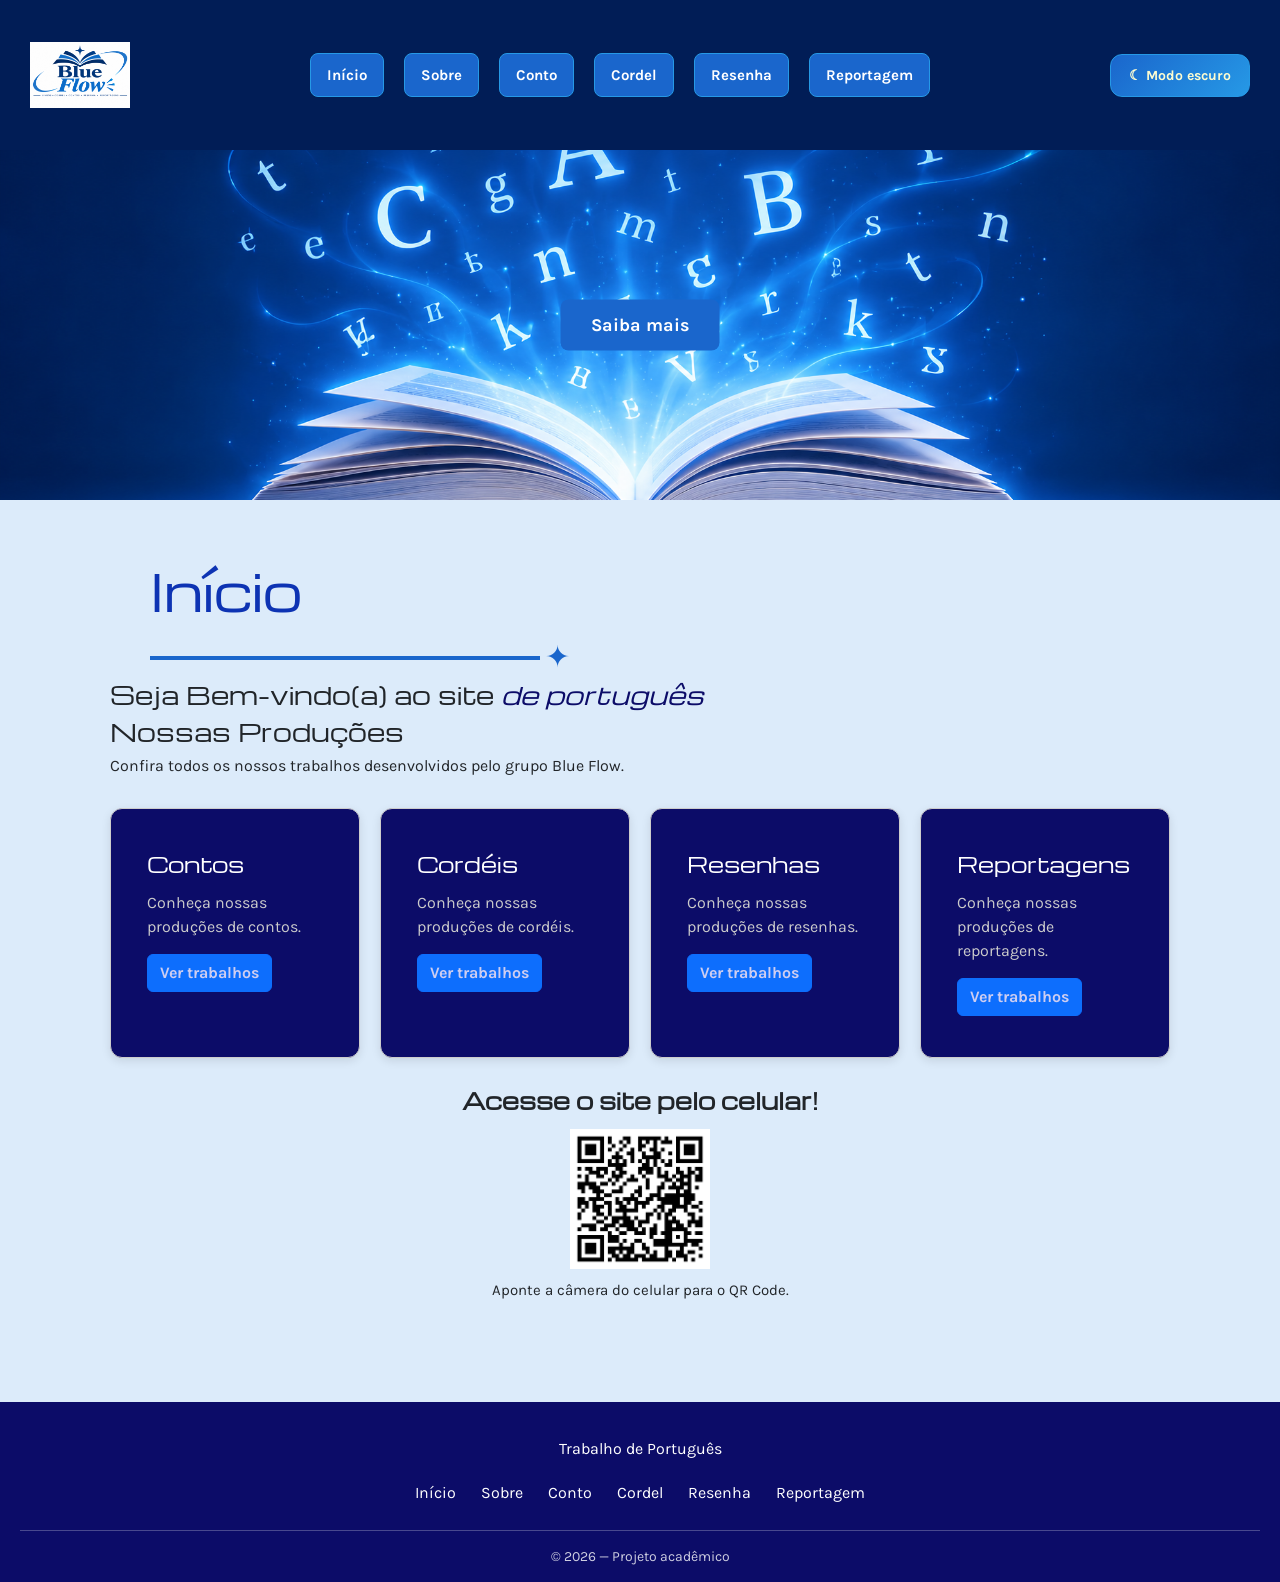
<file: index.html>
<!DOCTYPE html>
<html lang="pt-BR">
<head>
    <meta charset="UTF-8">
    <meta name="viewport" content="width=device-width, initial-scale=1.0">
    <title>Início</title>
    <link href="https://cdn.jsdelivr.net/npm/bootstrap@5.3.8/dist/css/bootstrap.min.css" rel="stylesheet"
     integrity="sha384-sRIl4kxILFvY47J16cr9ZwB07vP4J8+LH7qKQnuqkuIAvNWLzeN8tE5YBujZqJLB"
      crossorigin="anonymous">
     <script src="https://cdn.jsdelivr.net/npm/bootstrap@5.3.8/dist/js/bootstrap.bundle.min.js" 
     integrity="sha384-FKyoEForCGlyvwx9Hj09JcYn3nv7wiPVlz7YYwJrWVcXK/BmnVDxM+D2scQbITxI"
     crossorigin="anonymous"></script>
<link rel="icon" type="image/png" href="logo.jpeg">
    <script src="script.js" defer></script>
     <link rel="stylesheet" href="style.css">
</head>

<body>
     <header class="Menu">
 <img class="logo.menu" src="logo.jpeg" alt="Logo do site">
    <nav class="menu-links" aria-label="Menu principal">
        <a href="index.html">Início</a>
        <a href="sobre.html">Sobre</a>
        <a href="conto.html">Conto</a>
        <a href="cordel.html">Cordel</a>
        <a href="resenha.html">Resenha</a>
        <a href="reportagem.html">Reportagem </a>
    </nav>
</header>

<section class="hero">
    <img src="foto-index-portugues.png"
         alt="Livro aberto com letras flutuando">

         <a href="sobre.html" class="btn-saiba-mais">
        Saiba mais
    </a>
</section>
<main>
   
    
<div class="titulo-conto">

    <div class="texto-conto">
       <h1>Início</h1>

        <div class="detalhe-titulo">
            <span></span>
            <span class="estrela">✦</span>
        </div>
    </div>

</div>

   <section class="apresentação">
         <h2> Seja Bem-vindo(a) ao site <span class="destaque"><i>de português</i></span></h2>
         </section>
        
    <section class="produções">

        <h3>Nossas Produções</h3>
 <p>Confira todos os nossos trabalhos desenvolvidos pelo grupo Blue Flow.</p>
         <div class="trabalhos"></div>
    </section>


<div class="qr-code">
    <h3>Acesse o site pelo celular!</h3>
    <img src="qr-code_portugues.png" alt="QR Code para acessar o site">
    <p>Aponte a câmera do celular para o QR Code.</p>
</div>

</main>
<footer class="rodape">
    <div class="rodape-conteudo">
        <div class="rodape-projeto"></div>
        <p>Trabalho de Português</p>
    </div>

    <nav class="rodape-links">
        <a href="index.html">Início</a>
        <a href="sobre.html">Sobre</a>
        <a href="conto.html">Conto</a>
        <a href="cordel.html">Cordel</a>
        <a href="resenha.html">Resenha</a>
        <a href="reportagem.html">Reportagem</a>
    </nav>

    <div class="rodape-final">
        <p>© 2026 — Projeto acadêmico</p>
    </div>
</footer>
</body>
</html>
</file>
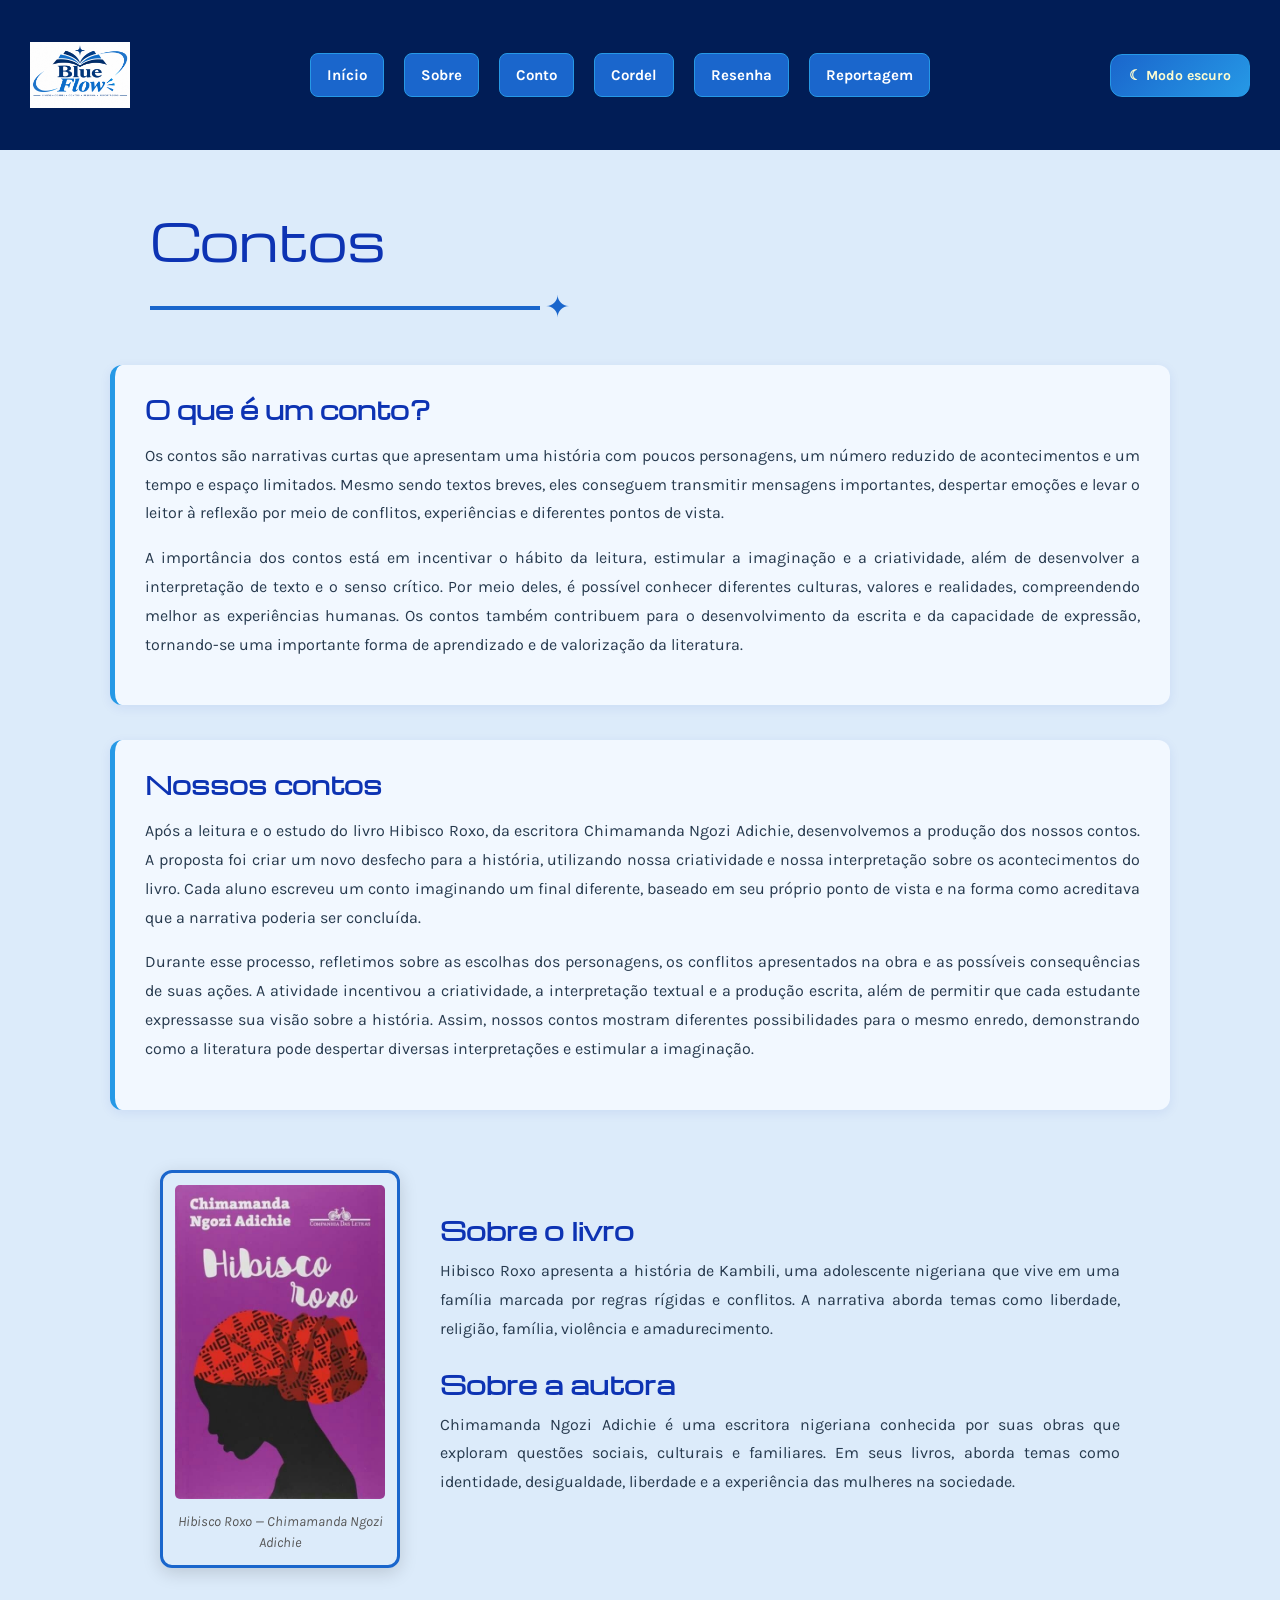
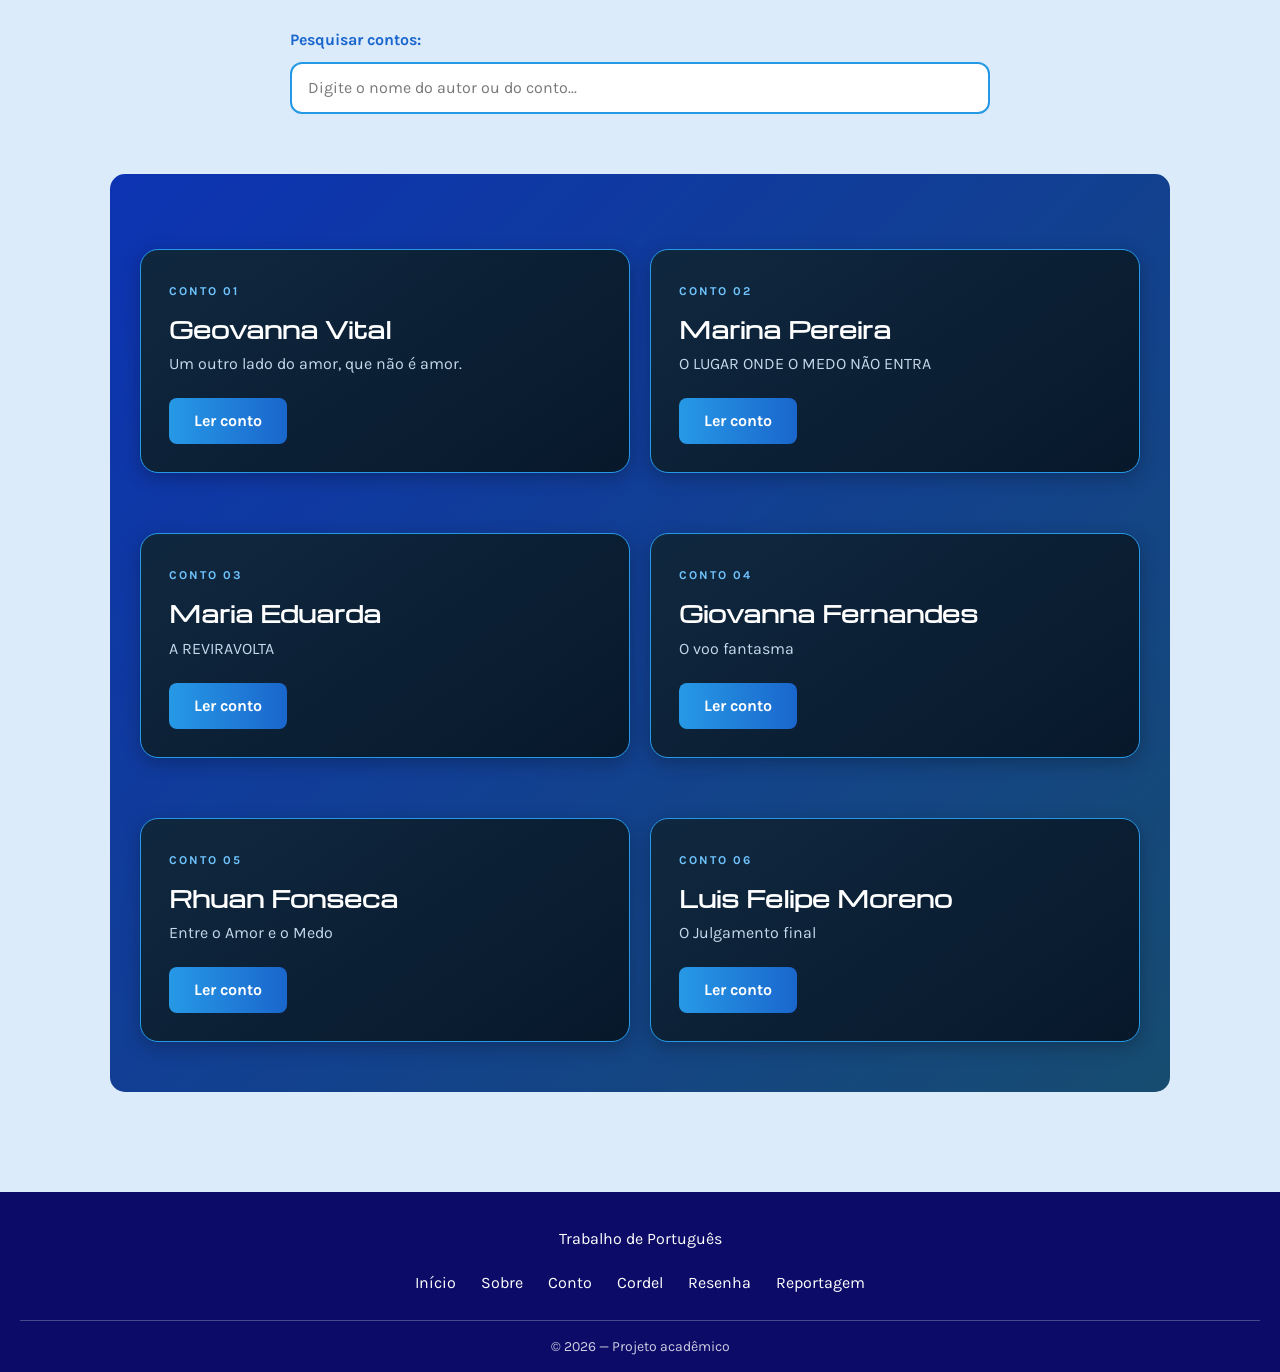
<file: conto.html>
<!DOCTYPE html>
<html lang="pt-BR">
<head>
    <meta charset="UTF-8">
    <meta name="viewport" content="width=device-width, initial-scale=1.0">
    <title>Conto</title>
    <link href="https://cdn.jsdelivr.net/npm/bootstrap@5.3.8/dist/css/bootstrap.min.css" rel="stylesheet"
     integrity="sha384-sRIl4kxILFvY47J16cr9ZwB07vP4J8+LH7qKQnuqkuIAvNWLzeN8tE5YBujZqJLB"
      crossorigin="anonymous">
     <script src="https://cdn.jsdelivr.net/npm/bootstrap@5.3.8/dist/js/bootstrap.bundle.min.js" 
     integrity="sha384-FKyoEForCGlyvwx9Hj09JcYn3nv7wiPVlz7YYwJrWVcXK/BmnVDxM+D2scQbITxI"
     crossorigin="anonymous"></script>
<link rel="icon" type="image/png" href="logo.jpeg">
     <script src="script.js" defer></script>
    <link rel="stylesheet" href="style.css">
</head>
<body>
     <header class="header">
                    <img class="logo.menu" src="logo.jpeg" alt="Logo do site">
    <nav class = "menu-links" aria-label="Menu principal">
        <a href="index.html">Início</a>
        <a href="sobre.html">Sobre</a>
        <a href="conto.html">Conto</a>
        <a href="cordel.html">Cordel</a>
        <a href="resenha.html">Resenha</a>
        <a href="reportagem.html">Reportagem </a>
    </nav>
</header>

<main>
<div class="titulo-conto">

    <div class="texto-conto">
        <h1>Contos</h1>

        <div class="detalhe-titulo">
            <span></span>
            <span class="estrela">✦</span>
        </div>

    </div>

</div>

    <section id="texto1">
            <h2>O que é um conto?</h2>
            <p>Os contos são narrativas curtas que apresentam uma história com poucos personagens, um número reduzido de acontecimentos e um tempo e espaço limitados. Mesmo sendo textos breves,
            eles conseguem transmitir mensagens importantes, despertar emoções e levar o leitor à reflexão por meio de conflitos, experiências e diferentes pontos de vista.
        </p>
           <p> A importância dos contos está em incentivar o hábito da leitura, estimular a imaginação e a criatividade, além de desenvolver a interpretação de texto e o senso crítico. 
       Por meio deles, é possível conhecer diferentes culturas, valores e realidades, compreendendo melhor as experiências humanas. Os contos também contribuem para
           o desenvolvimento da escrita e da capacidade de expressão, tornando-se uma importante forma de aprendizado e de valorização da literatura.</p>
        </section>

        <section id="texto2">
            <h2>Nossos contos</h2>
            <p>
Após a leitura e o estudo do livro Hibisco Roxo, da escritora Chimamanda Ngozi Adichie, desenvolvemos a produção dos nossos contos. 
A proposta foi criar um novo desfecho para a história, utilizando nossa criatividade e nossa interpretação sobre os acontecimentos do livro. Cada aluno escreveu um conto imaginando um final diferente, 
baseado em seu próprio ponto de vista e na forma como acreditava que a narrativa poderia ser concluída.</p>
<p>
Durante esse processo, refletimos sobre as escolhas dos personagens, os conflitos apresentados na obra e as possíveis consequências de suas ações. A atividade incentivou a criatividade, a interpretação textual e a produção
 escrita, além de permitir que cada estudante expressasse sua visão sobre a história. Assim, nossos contos mostram diferentes possibilidades para o mesmo enredo, demonstrando como a literatura pode despertar diversas interpretações 
 e estimular a imaginação.</p>
        </section>

<div class="conto-item">

    <div class="imagem-livro">
        <img src="foto-ibisco_roxo.jpeg" alt="Capa do livro Hibisco Roxo">
        <figcaption>Hibisco Roxo — Chimamanda Ngozi Adichie</figcaption>
    </div>

    <div class="informacoes-livro">
        <h2>Sobre o livro</h2>
        <p>
            Hibisco Roxo apresenta a história de Kambili, uma adolescente nigeriana
            que vive em uma família marcada por regras rígidas e conflitos.
            A narrativa aborda temas como liberdade, religião, família,
            violência e amadurecimento.
        </p>

        <h2>Sobre a autora</h2>
        <p>
            Chimamanda Ngozi Adichie é uma escritora nigeriana conhecida por
            suas obras que exploram questões sociais, culturais e familiares.
            Em seus livros, aborda temas como identidade, desigualdade,
            liberdade e a experiência das mulheres na sociedade.
        </p>
    </div>

</div>
       
<div class="pesquisa-conteudo">
    <label for="pesquisa-contos">Pesquisar contos:</label>
    <input
        type="search"
        id="pesquisa-contos"
        placeholder="Digite o nome do autor ou do conto..."
    >
    <p id="mensagem-contos" aria-live="polite"></p>
</div>

<section id="conto">
    <div class="lista-contos">
    <div class="conto-card">
    <span class="numero-conto">CONTO 01</span>

    <h3>Geovanna Vital</h3>

    <p>Um outro lado do amor, que não é amor.</p>

    <a href="Contos/GeovanaVital_conto.pdf" target="_blank">
        Ler conto
    </a>
</div>
<div class="conto-card">
    <span class="numero-conto">CONTO 02</span>
    <h3>Marina Pereira</h3>
    <p>O LUGAR ONDE O MEDO NÃO ENTRA</p>
    <a href="Contos/MarinaMatos_conto.pdf" target="_blank">Ler conto</a>
</div>

<div class="conto-card">
    <span class="numero-conto">CONTO 03</span>
    <h3>Maria Eduarda</h3>
    <p>A REVIRAVOLTA</p>
    <a href="Contos/MariaLira_conto.pdf" target="_blank">Ler conto</a>
</div>

<div class="conto-card">
    <span class="numero-conto">CONTO 04</span>
    <h3>Giovanna Fernandes</h3>
    <p>O voo fantasma</p>
    <a href="Contos/Conto-GiovannaFernandes.pdf" target="_blank">Ler conto</a>
</div>

<div class="conto-card">
    <span class="numero-conto">CONTO 05</span>
    <h3>Rhuan Fonseca</h3>
    <p>Entre o Amor e o Medo</p>
    <a href="Contos/RhuanFonseca_conto.pdf" target="_blank">Ler conto</a>
</div>

<div class="conto-card">
    <span class="numero-conto">CONTO 06</span>
    <h3>Luis Felipe Moreno</h3>
    <p>O Julgamento final</p>
    <a href="Contos/Luis Felipe_conto (1).pdf" target="_blank">Ler conto</a>
</div>
</div>

</section>
</main>
<footer class="rodape">
    <div class="rodape-conteudo">
        <div class="rodape-projeto"></div>
        <p>Trabalho de Português</p>
    </div>

    <nav class="rodape-links">
        <a href="index.html">Início</a>
        <a href="sobre.html">Sobre</a>
        <a href="conto.html">Conto</a>
        <a href="cordel.html">Cordel</a>
        <a href="resenha.html">Resenha</a>
        <a href="reportagem.html">Reportagem</a>
    </nav>

    <div class="rodape-final">
        <p>© 2026 — Projeto acadêmico</p>
    </div>
</footer>
</body>
</html>
</file>
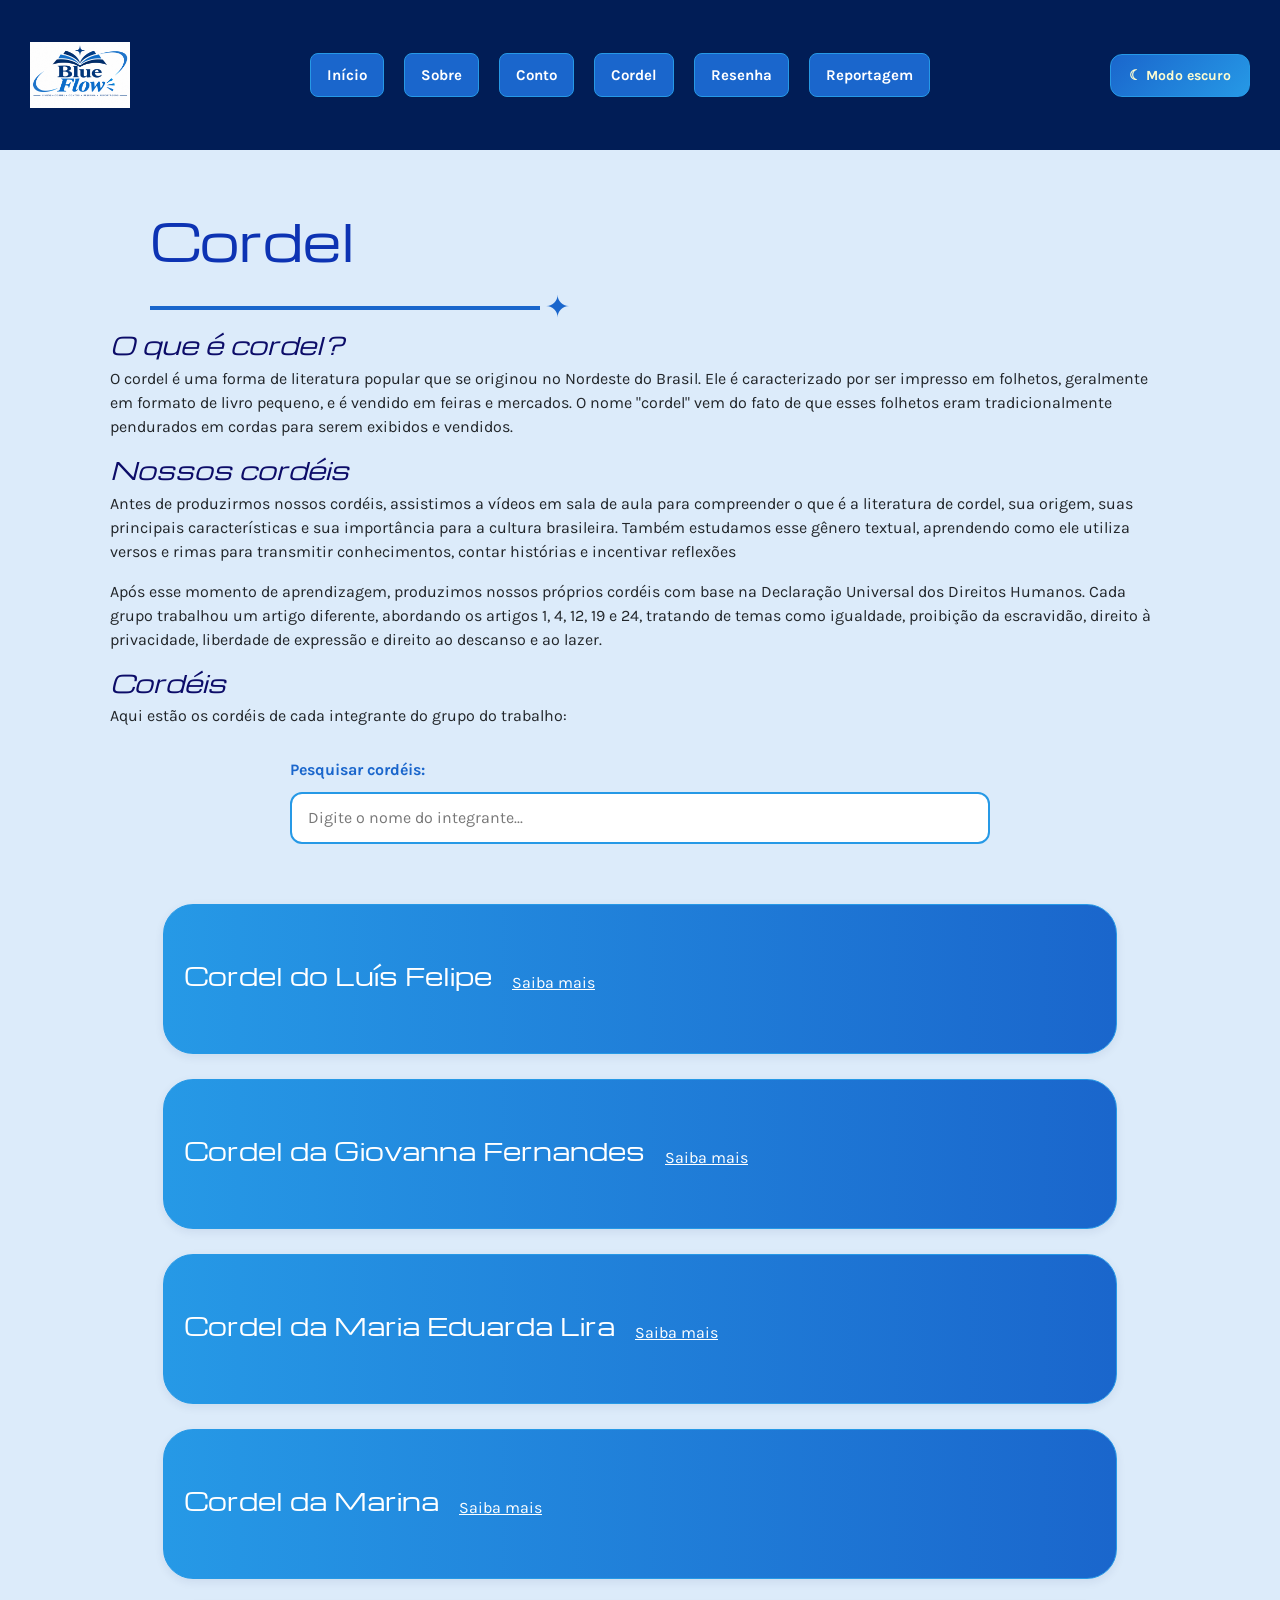
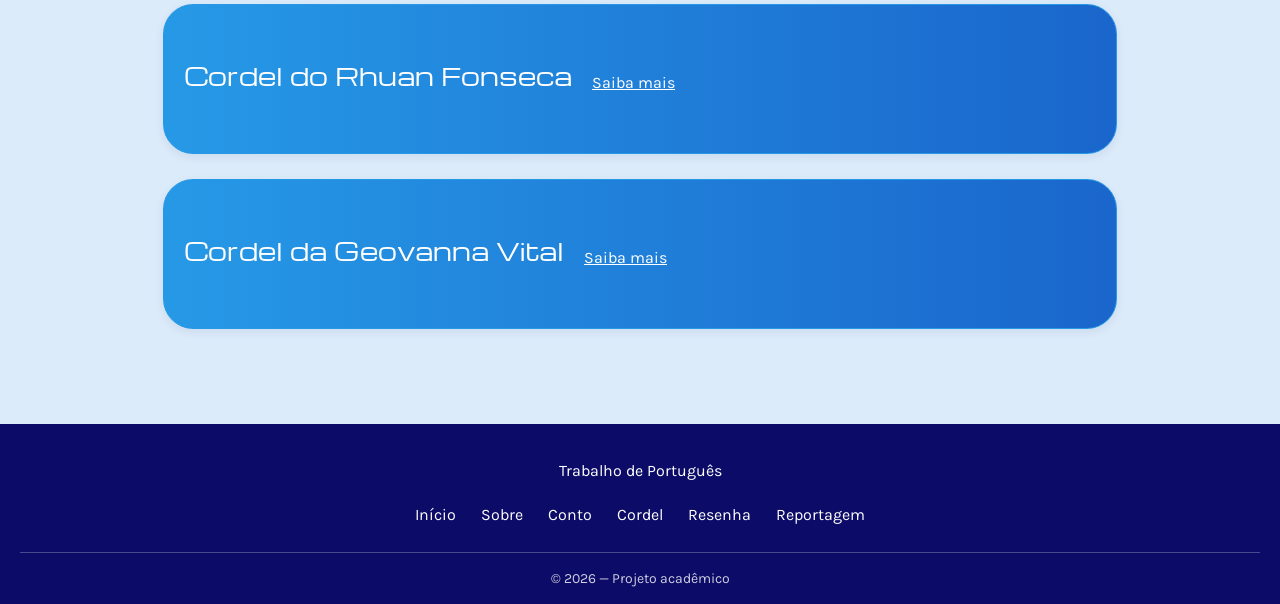
<file: cordel.html>
<!DOCTYPE html>
<html lang="pt-BR">
<head>
    <meta charset="UTF-8">
    <meta name="viewport" content="width=device-width, initial-scale=1.0">
    <title>Cordel</title>
    <link href="https://cdn.jsdelivr.net/npm/bootstrap@5.3.8/dist/css/bootstrap.min.css" rel="stylesheet"
     integrity="sha384-sRIl4kxILFvY47J16cr9ZwB07vP4J8+LH7qKQnuqkuIAvNWLzeN8tE5YBujZqJLB"
      crossorigin="anonymous">
     <script src="https://cdn.jsdelivr.net/npm/bootstrap@5.3.8/dist/js/bootstrap.bundle.min.js" 
     integrity="sha384-FKyoEForCGlyvwx9Hj09JcYn3nv7wiPVlz7YYwJrWVcXK/BmnVDxM+D2scQbITxI"
     crossorigin="anonymous"></script>
<link rel="icon" type="image/png" href="logo.jpeg">

     <script src="script.js" defer></script>


    <link rel="stylesheet" href="style.css">
</head>
<body>
     <header class="header">
     <img class="logo.menu" src="logo.jpeg" alt="Logo do site">
    <nav class = "menu-links" aria-label="Menu principal">
        <a href="index.html">Início</a>
        <a href="sobre.html">Sobre</a>
        <a href="conto.html">Conto</a>
        <a href="cordel.html">Cordel</a>
        <a href="resenha.html">Resenha</a>
        <a href="reportagem.html">Reportagem </a>
    </nav>
</header>

<main>
<div class="titulo-conto">

    <div class="texto-conto">
        <h1>Cordel</h1>

        <div class="detalhe-titulo">
            <span></span>
            <span class="estrela">✦</span>
        </div>

    </div>

</div>

    <h2><span class="destaque"><i>O que é cordel?</i></span> </h2>
    <p>O cordel é uma forma de literatura popular que se originou no Nordeste do Brasil. Ele é caracterizado por ser impresso em folhetos, geralmente em formato de livro pequeno, e é vendido em feiras e mercados. O nome "cordel" vem do fato de que esses folhetos eram tradicionalmente pendurados em cordas para serem exibidos e vendidos.</p>


    <h2><span class="destaque"><i>Nossos cordéis</i></span> </h2>
    <p>
Antes de produzirmos nossos cordéis, assistimos a vídeos em sala de aula para compreender o que é a literatura de cordel, sua origem, 
suas principais características e sua importância para a cultura brasileira. Também estudamos esse gênero textual, 
aprendendo como ele utiliza versos e rimas para transmitir conhecimentos, contar histórias e incentivar reflexões</p>
<p>
Após esse momento de aprendizagem, produzimos nossos próprios cordéis com base na Declaração Universal dos Direitos Humanos.
 Cada grupo trabalhou um artigo diferente, abordando os artigos 1, 4, 12, 19 e 24, tratando de temas como 
igualdade, proibição da escravidão, direito à privacidade, liberdade de expressão e direito ao descanso e ao lazer.</p>
    
    
    <h2><span class="destaque"><i>Cordéis</i></span></h2>            
    <p>Aqui estão os cordéis de cada integrante do grupo do trabalho: </p>



    <div class="pesquisa-conteudo">
    <label for="pesquisa-cordeis">Pesquisar cordéis:</label>
    <input
        type="search"
        id="pesquisa-cordeis"
        placeholder="Digite o nome do integrante..."
    >
    <p id="mensagem-cordeis" aria-live="polite"></p>
</div>

<section class="listas-resenhas">
        
        
        <div class="card-resenha">
            <h2>Cordel do Luís Felipe</h2>
        <a href="Cordéis/LuísFelipeMoreno_cordel.pdf" class="link-cordel">Saiba mais</a>
        </div>

        <div class="card-resenha">
            <h2>Cordel da Giovanna Fernandes</h2>
        <a href="Cordéis/GiovannaFernandes_cordel.pdf" class="link-cordel">Saiba mais</a>
        
        
        </div>

        <div class="card-resenha">
            <h2>Cordel da Maria Eduarda Lira</h2>
        <a href="Cordéis/MariaEduardeLira_cordel.pdf" class="link-cordel">Saiba mais</a>
        
        </div>

        <div class="card-resenha">
            <h2>Cordel da Marina</h2>
        <a href="Cordéis/MarinaMatos_cordel.pdf" class="link-cordel">Saiba mais</a>
        
        </div>

        <div class="card-resenha">
            <h2>Cordel do Rhuan Fonseca</h2>
        <a href="Cordéis/RhuanFonseca_cordel.pdf" class="link-cordel">Saiba mais</a>
        
        </div>

        <div class="card-resenha">
            <h2>Cordel da Geovanna Vital</h2>
            <a href="Cordéis/GeovanaVitalCorrigido_cordel.pdf" class="link-cordel">Saiba mais</a>
            
        </div>

        
    </section>
</main>

 <footer class="rodape">
    <div class="rodape-conteudo">
        <div class="rodape-projeto"></div>
        <p>Trabalho de Português</p>
    </div>

    <nav class="rodape-links">
        <a href="index.html">Início</a>
        <a href="sobre.html">Sobre</a>
        <a href="conto.html">Conto</a>
        <a href="cordel.html">Cordel</a>
        <a href="resenha.html">Resenha</a>
        <a href="reportagem.html">Reportagem</a>
    </nav>

    <div class="rodape-final">
        <p>© 2026 — Projeto acadêmico</p>
    </div>
</footer>
</body>
</html>
</file>
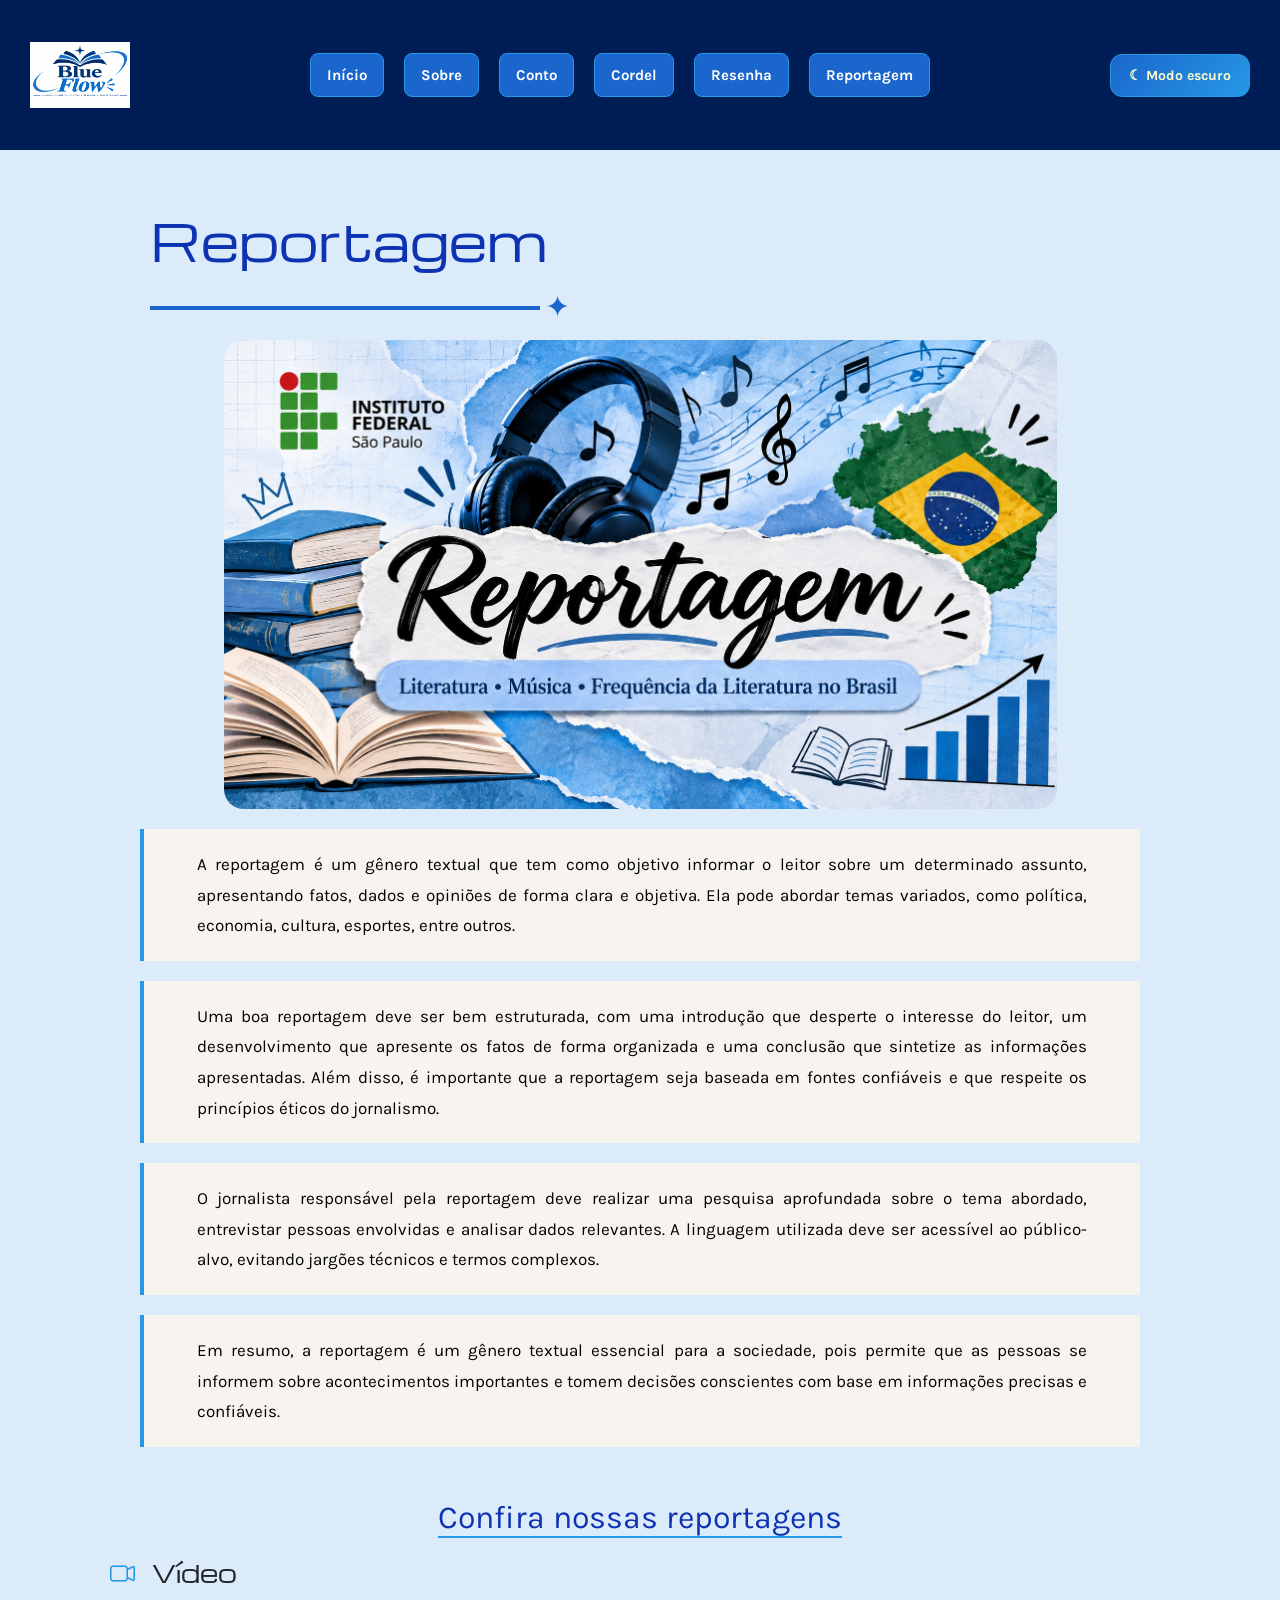
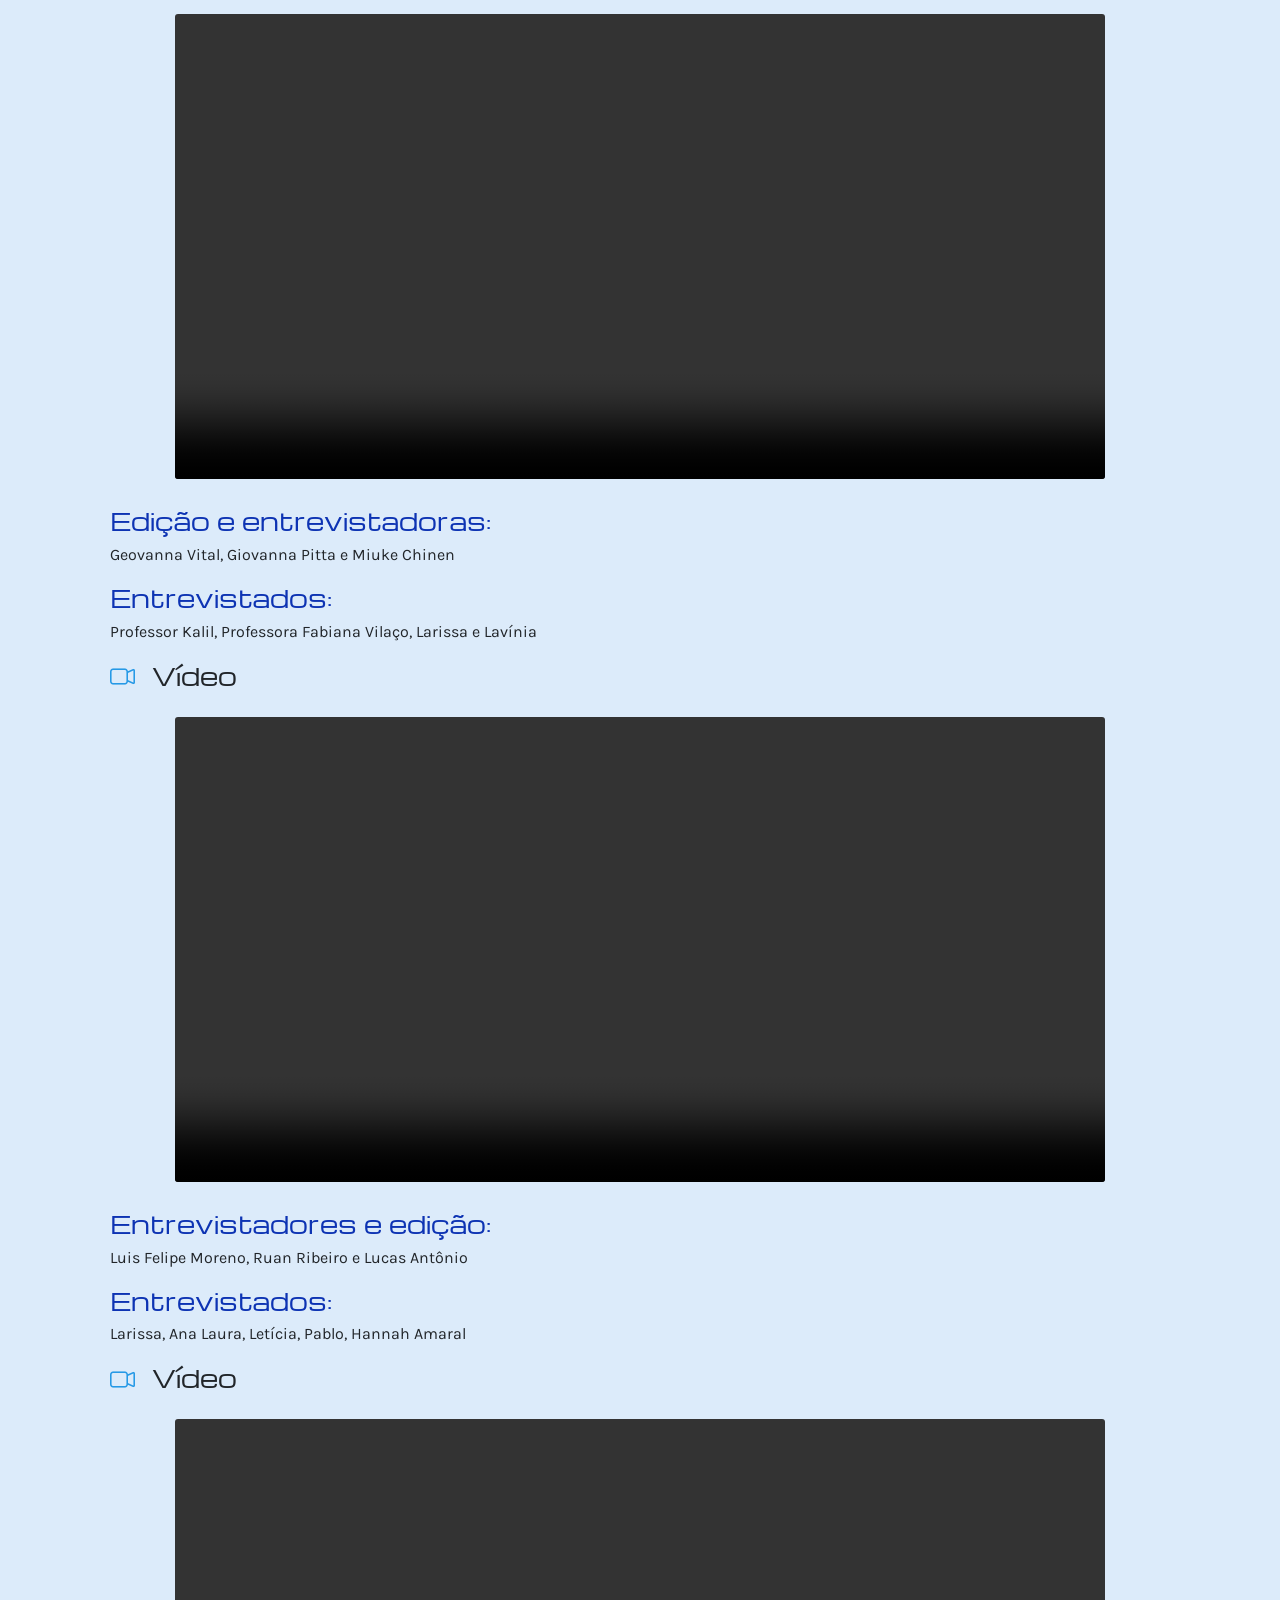
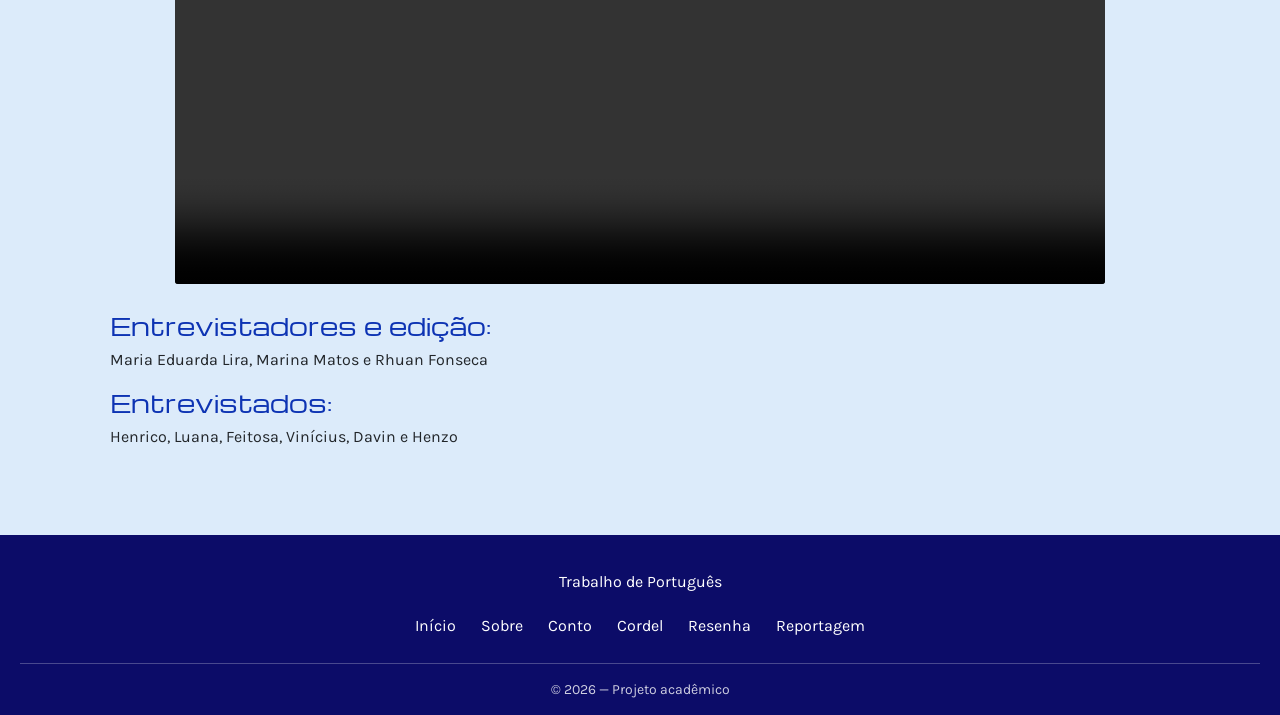
<file: reportagem.html>
<!DOCTYPE html>
<html lang="pt-BR">
<head>
    <meta charset="UTF-8">
    <meta name="viewport" content="width=device-width, initial-scale=1.0">
    <title>Reportagem</title>
    <link href="https://cdn.jsdelivr.net/npm/bootstrap@5.3.8/dist/css/bootstrap.min.css" rel="stylesheet"
     integrity="sha384-sRIl4kxILFvY47J16cr9ZwB07vP4J8+LH7qKQnuqkuIAvNWLzeN8tE5YBujZqJLB"
      crossorigin="anonymous">
     <script src="https://cdn.jsdelivr.net/npm/bootstrap@5.3.8/dist/js/bootstrap.bundle.min.js" 
     integrity="sha384-FKyoEForCGlyvwx9Hj09JcYn3nv7wiPVlz7YYwJrWVcXK/BmnVDxM+D2scQbITxI"
     crossorigin="anonymous"></script>
<link rel="icon" type="image/png" href="logo.jpeg">
    <script src="script.js" defer></script>
    <link rel="stylesheet" href="style.css">
    <link rel="stylesheet" href="https://cdn.jsdelivr.net/npm/bootstrap-icons@1.11.3/font/bootstrap-icons.min.css">
</head>
<body>
     <header class="header">
                    <img class="logo.menu" src="logo.jpeg" alt="Logo do site">
    <nav class = "menu-links" aria-label="Menu principal">
        <a href="index.html">Início</a>
        <a href="sobre.html">Sobre</a>
        <a href="conto.html">Conto</a>
        <a href="cordel.html">Cordel</a>
        <a href="resenha.html">Resenha</a>
        <a href="reportagem.html">Reportagem </a>
    </nav>
</header>

<main>
    <div class="titulo-conto">

    <div class="texto-conto">
        <h1>Reportagem</h1>

        <div class="detalhe-titulo">
            <span></span>
            <span class="estrela">✦</span>
        </div>

      <img src="reportagem-foto.png" alt="Imagem-reportagem" class="imagem-reportagem" width="85%">
    </div>

    </div>


    <section class="reportagem">
        <p>A reportagem é um gênero textual que tem como objetivo informar o leitor sobre um determinado assunto, apresentando fatos, dados e opiniões de forma clara e objetiva.
             Ela pode abordar temas variados, como política, economia, cultura, esportes, entre outros.</p>
        <p>Uma boa reportagem deve ser bem estruturada, com uma introdução que desperte o interesse do leitor,
             um desenvolvimento que apresente os fatos de forma organizada e uma conclusão que sintetize as informações apresentadas.
             Além disso, é importante que a reportagem seja baseada em fontes confiáveis e que respeite os princípios éticos do jornalismo.</p>
        <p>O jornalista responsável pela reportagem deve realizar uma pesquisa aprofundada sobre o tema abordado, entrevistar pessoas envolvidas e analisar dados relevantes. 
            A linguagem utilizada deve ser acessível ao público-alvo, evitando jargões técnicos e termos complexos.</p>
        <p>Em resumo, a reportagem é um gênero textual essencial para a sociedade, pois permite que as pessoas se informem 
            sobre acontecimentos importantes e tomem decisões conscientes com base em informações precisas e confiáveis.</p>
    </section>

    <h4 class="titulo-reportagens">Confira nossas reportagens</h4>

    <h2>
    <i class="bi bi-camera-video"></i>
    Vídeo 
   </h2>
    
   <video class="video-reportagem" controls>
    <source src="Reportagens/ReportagemGiovanna.mp4" type="video/mp4">
</video>


    <h2 class="titulo-entrevista">Edição e entrevistadoras:</h2>
<p>Geovanna Vital, Giovanna Pitta e Miuke Chinen</p>

<h2 class="titulo-entrevista">Entrevistados:</h2>
<p>Professor Kalil, Professora Fabiana Vilaço, Larissa e Lavínia </p>

  <h2>
    <i class="bi bi-camera-video"></i>
    Vídeo 
   </h2>

   <video class="video-reportagem" controls>
    <source src="Reportagens/ReportagemLuis.mp4" type="video/mp4">
</video>

  <h2 class="titulo-entrevista">Entrevistadores e edição:</h2>
<p>Luis Felipe Moreno, Ruan Ribeiro e Lucas Antônio</p>

<h2 class="titulo-entrevista">Entrevistados:</h2>
<p>Larissa, Ana Laura, Letícia, Pablo, Hannah Amaral </p>

<h2>
    <i class="bi bi-camera-video"></i>
    Vídeo 
   </h2>

    <video class="video-reportagem" controls>
    <source src="Reportagens/ReportagemMaria.mp4" type="video/mp4">
</video>

<h2 class="titulo-entrevista">Entrevistadores e edição:</h2>
<p>Maria Eduarda Lira, Marina Matos e Rhuan Fonseca</p>

<h2 class="titulo-entrevista">Entrevistados:</h2>
<p>Henrico, Luana, Feitosa, Vinícius, Davin e Henzo </p>

</main>

<footer class="rodape">
    <div class="rodape-conteudo">
        <div class="rodape-projeto"></div>
        <p>Trabalho de Português</p>
    </div>

    <nav class="rodape-links">
        <a href="index.html">Início</a>
        <a href="sobre.html">Sobre</a>
        <a href="conto.html">Conto</a>
        <a href="cordel.html">Cordel</a>
        <a href="resenha.html">Resenha</a>
        <a href="reportagem.html">Reportagem</a>
    </nav>

    <div class="rodape-final">
        <p>© 2026 — Projeto acadêmico</p>
    </div>
</footer>
</body>
</html>
</file>
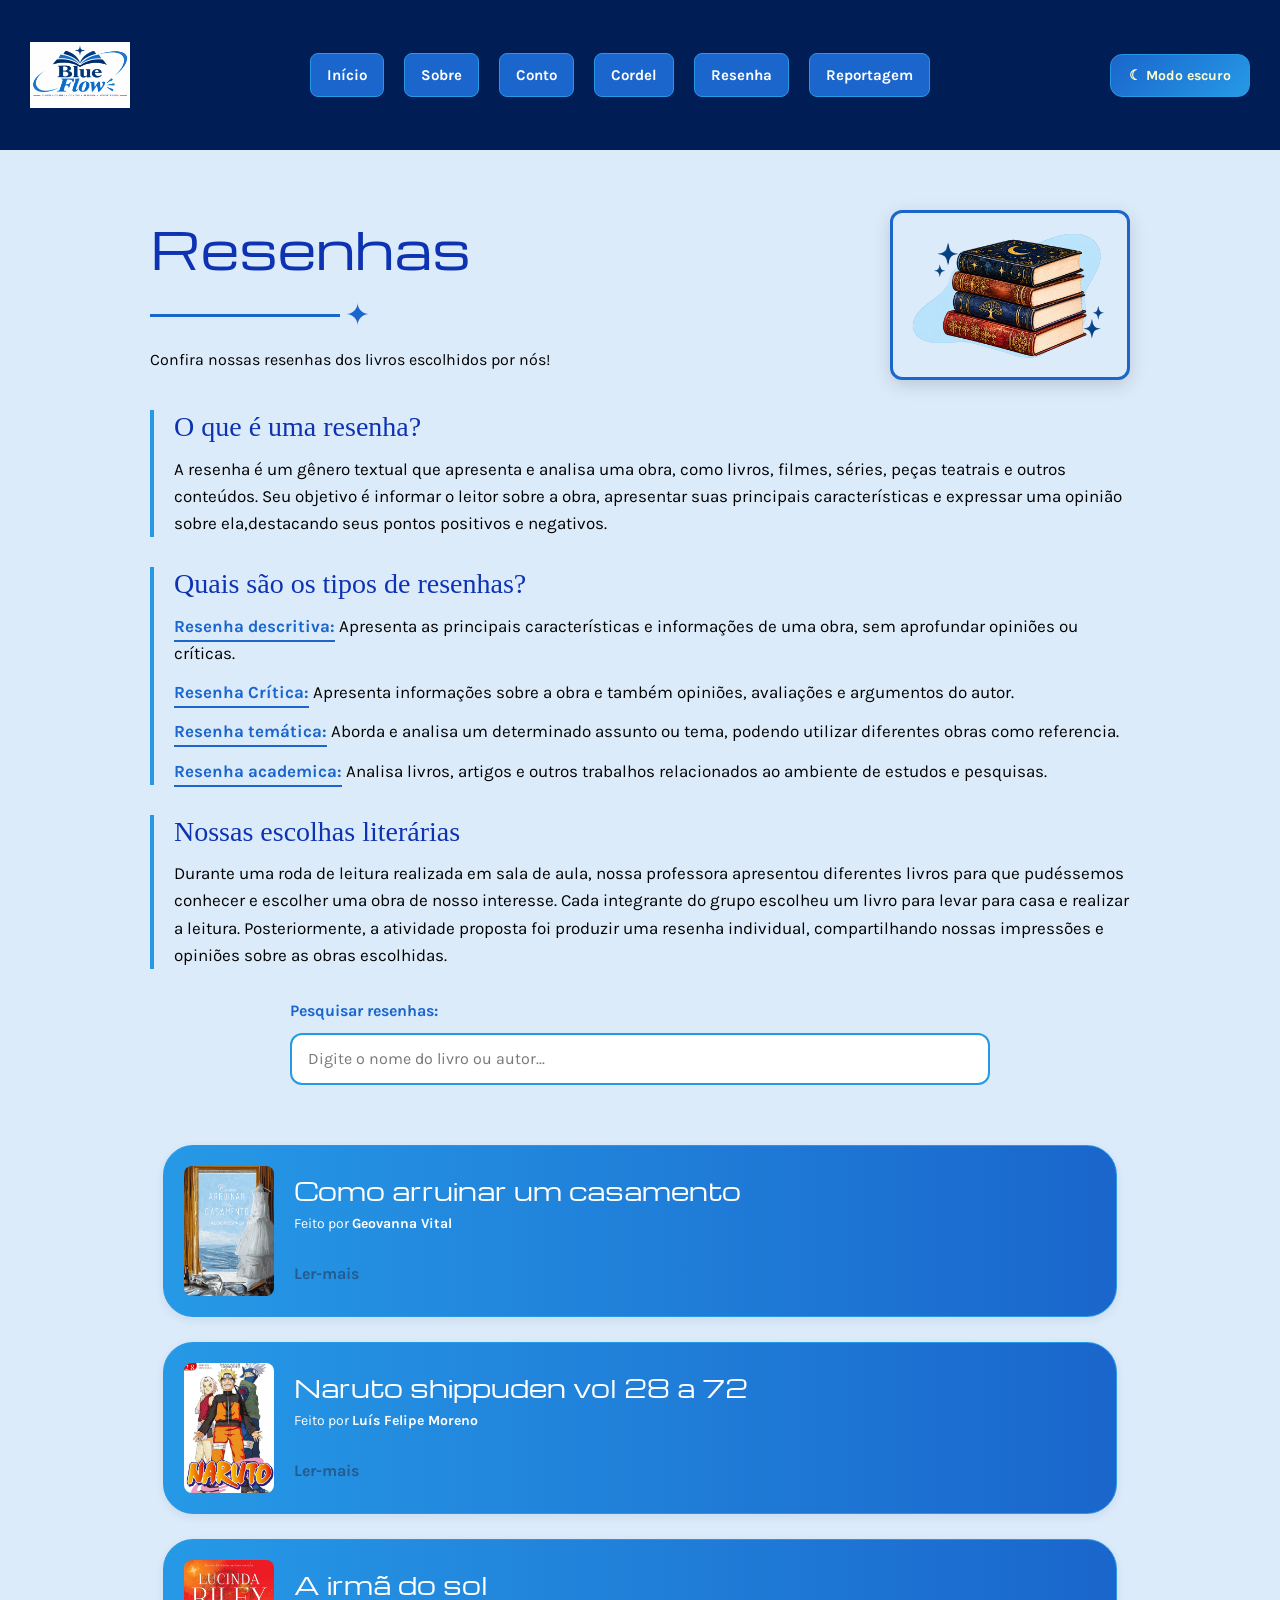
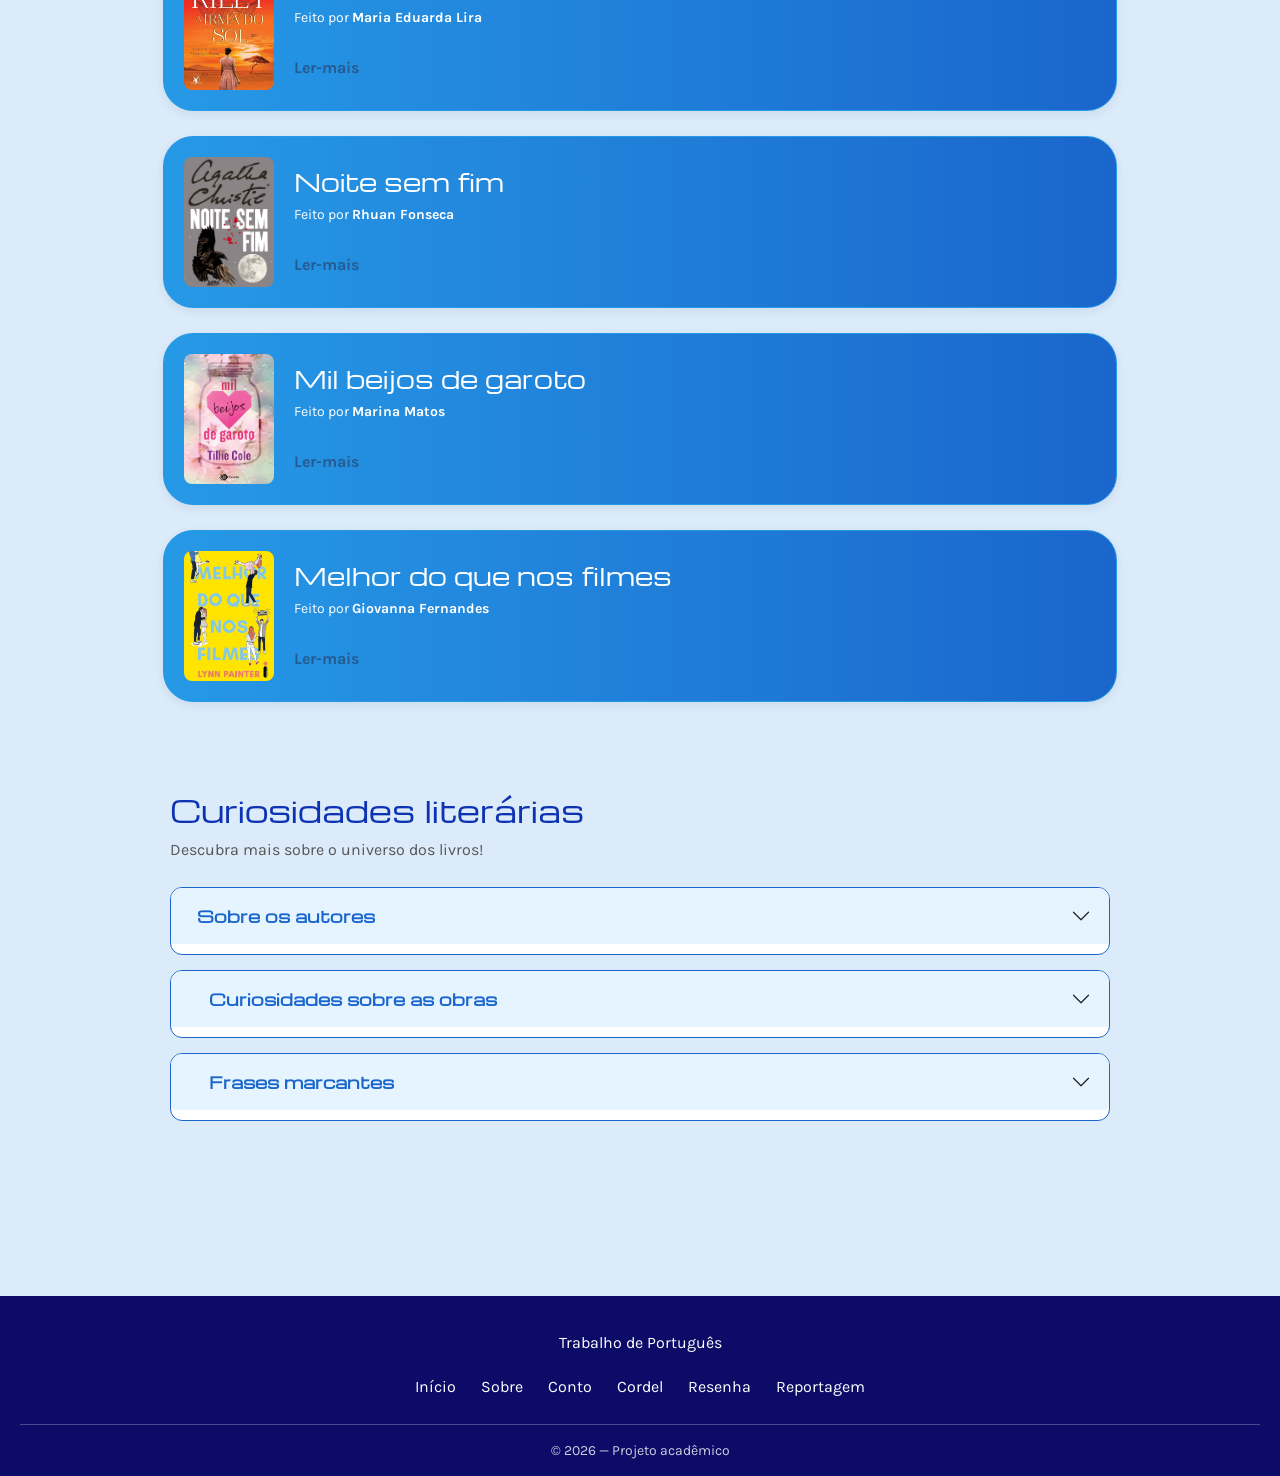
<file: resenha.html>
<!DOCTYPE html>
<html lang="pt-BR">
<head>
    <meta charset="UTF-8">
    <meta name="viewport" content="width=device-width, initial-scale=1.0">
    <title>Resenha</title>
    <link href="https://cdn.jsdelivr.net/npm/bootstrap@5.3.8/dist/css/bootstrap.min.css" rel="stylesheet"
     integrity="sha384-sRIl4kxILFvY47J16cr9ZwB07vP4J8+LH7qKQnuqkuIAvNWLzeN8tE5YBujZqJLB"
      crossorigin="anonymous">
     <script src="https://cdn.jsdelivr.net/npm/bootstrap@5.3.8/dist/js/bootstrap.bundle.min.js" 
     integrity="sha384-FKyoEForCGlyvwx9Hj09JcYn3nv7wiPVlz7YYwJrWVcXK/BmnVDxM+D2scQbITxI"
     crossorigin="anonymous"></script>
<link rel="icon" type="image/png" href="logo.jpeg">
    <script src="script.js" defer></script>
    <link rel="stylesheet" href="style.css">
</head>
<body>
     <header class="header">
                    <img class="logo.menu" src="logo.jpeg" alt="Logo do site">
    <nav class = "menu-links" aria-label="Menu principal">
        <a href="index.html">Início</a>
        <a href="sobre.html">Sobre</a>
        <a href="conto.html">Conto</a>
        <a href="cordel.html">Cordel</a>
        <a href="resenha.html">Resenha</a>
        <a href="reportagem.html">Reportagem</a>
    </nav>
</header>

<main>

    <div class="titulo-resenha">

    <div class="texto-resenha">
    <h1>Resenhas</h1>

    <div class="detalhe-titulo">
        <span></span>
        <span class="estrela">✦</span>
    </div>

  
    <p>Confira nossas resenhas dos livros escolhidos por nós!</p>
    </div>


    <div class="imagem-livro">
    <img src="Pilha de Livros Místicos Celestiais.png" alt="Livros antigos em uma pilha">
    </div>

</div>

    <!-- Divisória decorativa -->
    <div class="divisoria-resenha"></div>


     <div class="conteudo-resenha">

     <h4>O que é uma resenha?</h4>

     <p>A resenha é um gênero textual que apresenta e analisa uma obra, como livros, filmes, séries, peças teatrais e outros conteúdos.
         Seu objetivo é informar o leitor sobre a obra, apresentar suas principais características e expressar uma opinião sobre ela,destacando seus pontos positivos e negativos.
        </p>

     </div>

        <div class="conteudo-resenha">

        <h4>Quais são os tipos de resenhas?</h4>
        <p><strong>Resenha descritiva:</strong> Apresenta as principais características e informações de uma obra, sem aprofundar opiniões ou críticas.</p>
        <p><strong>Resenha Crítica:</strong> Apresenta informações sobre a obra e também opiniões, avaliações e argumentos do autor. </p>
        <p><strong>Resenha temática:</strong> Aborda e analisa um determinado assunto ou tema, podendo utilizar diferentes obras como referencia. </p>
        <p><strong>Resenha academica:</strong> Analisa livros, artigos e outros trabalhos relacionados ao ambiente de estudos e pesquisas. </p>

        </div>


        <div class="conteudo-resenha">

        <h4>Nossas escolhas literárias</h4>
        <p>Durante uma roda de leitura realizada em sala de aula, nossa professora apresentou diferentes livros para que pudéssemos conhecer e escolher uma obra de nosso interesse.
             Cada integrante do grupo escolheu um livro para levar para casa e realizar a leitura. Posteriormente, a atividade proposta foi produzir uma resenha individual,
              compartilhando nossas impressões e opiniões sobre as obras escolhidas.</p>

        </div>
<div class="pesquisa-conteudo">
    <label for="pesquisa-resenhas">Pesquisar resenhas:</label>
    <input
        type="search"
        id="pesquisa-resenhas"
        placeholder="Digite o nome do livro ou autor..."
    >
    <p id="mensagem-resenhas" aria-live="polite"></p>
</div>

<section class="listas-resenhas">
    
        <div class="card-resenha">
            <img src="Capas das Resenhas/Capa-casamento.png" alt="Livro" width="5%">
        <div class="info-resenha">
             
            <h3>Como arruinar um casamento</h3>

            <p>Feito por <strong>Geovanna Vital</strong></p>


            <a href="Resenhas/GeovannaVital_resenha.pdf" target="_blank" class="ler-mais">
                Ler-mais
            </a>
            </div>

        </div>

            
        <div class="card-resenha">
            <img src="Capas das Resenhas/capa-naruto.jpg" alt="Livro" width="5%">
        <div class="info-resenha">

            <h3>Naruto shippuden vol 28 a 72</h3>

            <p>Feito por <strong>Luís Felipe Moreno</strong></p>


            <a href="Resenhas/LuísFelipeMoreno_resenha.pdf" target="_blank" class="ler-mais">
                Ler-mais
            </a>
        </div>
        
        </div>


        <div class="card-resenha">
            <img src="Capas das Resenhas/capa-sol.jpg" alt="Livro" width="5%">
        <div class="info-resenha">

            <h3>A irmã do sol</h3>

            <p>Feito por <strong>Maria Eduarda Lira</strong></p>


            <a href="Resenhas/MariaEduardaLira_resenha.pdf" target="_blank" class="ler-mais">
                Ler-mais
            </a>
        </div>

        </div>


        <div class="card-resenha">
            <img src="Capas das Resenhas/capa-noite.jpg" alt="Livro" width="5%">
        <div class="info-resenha">

            <h3>Noite sem fim</h3>

            <p>Feito por <strong>Rhuan Fonseca</strong></p>


            <a href="Resenhas/RhuanFonseca_resenha.pdf" target="_blank" class="ler-mais">
                Ler-mais
            </a>
        </div>

        </div>


        <div class="card-resenha">
            <img src="Capas das Resenhas/capa-beijos2.jpg" alt="Livro" width="5%">
        <div class="info-resenha">
            <h3>Mil beijos de garoto</h3>

            <p>Feito por <strong>Marina Matos</strong></p>


            <a href="Resenhas/MarinaMatos_resenha.pdf" target="_blank" class="ler-mais">
                Ler-mais
            </a>
            </div>

        </div>


        <div class="card-resenha">
            <img src="Capas das Resenhas/capa-filmes.jpg" alt="Livro" width="5%">
        <div class="info-resenha">

            <h3>Melhor do que nos filmes</h3>

            <p>Feito por <strong>Giovanna Fernandes</strong></p>


            <a href="Resenhas/Resenha Giovanna Fernandes -- 148.pdf" target="_blank" class="ler-mais">
                Ler-mais
            </a>
        </div>

        </div>
</section>
        <section class="curiosidades">

    <h2>Curiosidades literárias</h2>
    <p>Descubra mais sobre o universo dos livros!</p>

    <div class="accordion" id="accordionLiterario">

        <!-- Primeiro item -->
        <div class="accordion-item">

    <h2 class="accordion-header">
        <button class="accordion-button collapsed"
                type="button"
                data-bs-toggle="collapse"
                data-bs-target="#autores"
                aria-expanded="false"
                aria-controls="autores">

            <i class="bi bi-person-book me-2"></i>
            Sobre os autores

        </button>
    </h2>

    <div id="autores"
         class="accordion-collapse collapse"
         data-bs-parent="#accordionLiterario">

        <div class="accordion-body">

            <p><strong>Tillie Cole – Mil Beijos de Garoto</strong></p>
            <p>Tillie Cole é uma escritora britânica conhecida por seus romances emocionantes. Suas histórias abordam temas como amor, amizade e superação.</p>

            <p><strong>Lucinda Riley – A Irmã do Sol</strong></p>
            <p>Lucinda Riley foi uma escritora irlandesa conhecida pela série As Sete Irmãs. Suas obras misturam romance, mistério e história.</p>

            <p><strong>Alison Espach – Como Arruinar um Casamento</strong></p>
            <p>Alison Espach é uma escritora norte-americana que trabalha com romances e ficção.</p>

            <p><strong>Agatha Christie – Noite Sem Fim</strong></p>
            <p>Agatha Christie foi uma escritora britânica, considerada uma das maiores autoras de histórias policiais do mundo.</p>

            <p><strong>Masashi Kishimoto – Naruto Shippuden</strong></p>
            <p>Masashi Kishimoto é um mangaká japonês, criador da famosa série Naruto.</p>

            <p><strong>Lynn Painter – Melhor do que nos Filmes</strong></p>
            <p>Lynn Painter é uma escritora norte-americana conhecida por seus romances juvenis e comédias românticas.</p>

        </div>
    </div>
</div>


        <!-- Segundo item -->
        <div class="accordion-item">
            <h2 class="accordion-header">
                <button class="accordion-button collapsed"
                    type="button"
                    data-bs-toggle="collapse"
                    data-bs-target="#obras">
                    <i class="bi bi-book"></i>
                    &nbsp; Curiosidades sobre as obras
                </button>
            </h2>

            <div id="obras"
                class="accordion-collapse collapse"
                data-bs-parent="#accordionLiterario">
                <div class="accordion-body">
                    <p><i> 💗 Mil Beijos de Garoto – Tillie Cole</i></p>
                    <p> - A história acompanha Poppy e Rune, amigos de infância que fazem uma promessa especial.</p>
                    <p> - A trama aborda a importância das lembranças, do amor e dos momentos vividos.</p>
                    <p> - A autora também escreveu uma obra relacionada ao universo do livro, chamada *A Thousand Broken Pieces*.</p>

                    <p><i>☀️ A Irmã do Sol – Lucinda Riley</i></p>
                    <p> - O livro faz parte da série *As Sete Irmãs*, composta por histórias que acompanham mulheres de diferentes origens.</p>
                    <p>- A série foi inspirada nas Plêiades, um famoso conjunto de estrelas associado à mitologia grega.</p>
                    <p>- Cada livro apresenta uma irmã e sua jornada de descobertas sobre o passado e a família.</p>

                    <p><i>💍 Como Arruinar um Casamento – Alison Espach</i></p>
                    <p> - A história começa quando Phoebe Stone chega a uma pousada e acaba sendo confundida com uma convidada de um casamento.</p>
                    <p> - A noiva passou um ano inteiro organizando a cerimônia, mas a presença inesperada de Phoebe muda os acontecimentos.</p>
                    <p> - A obra mostra como encontros inesperados podem transformar a vida das pessoas.</p>

                    <p><i>🌙 Noite Sem Fim – Agatha Christie</i></p>
                    <p> - O livro foi publicado originalmente em 1967.</p>
                    <p> - Agatha Christie terminou de escrever a obra em apenas seis semanas, um período curto em comparação com seus outros romances.</p>
                    <p> - O título foi inspirado em um poema de William Blake.</p>
                    <p> - A própria autora chegou a considerar essa uma de suas histórias favoritas.</p>

                    <p><i> 🍥 Naruto Shippuden (Volumes 28 a 72) – Masashi Kishimoto</i></p>
                    <p> - Antes de se tornar a história dos ninjas que conhecemos, Naruto teve uma primeira versão, criada em 1997, 
                    na qual o protagonista era um espírito de raposa.</p>
                    <p> - O mangá começou a ser publicado em 1999 e terminou em 2014.</p>
                    <p> - A história principal foi reunida em 72 volumes.</p>
                    <p> - O sucesso da obra deu origem a animes, filmes, jogos e diversos produtos.</p>

                    <p><i> 🎬 Melhor do que nos Filmes – Lynn Painter</i></p>
                    <p> - A protagonista, Liz, é apaixonada por filmes de comédia romântica e acredita nos grandes gestos de amor.</p>
                    <p> - A história utiliza referências a filmes e músicas para criar situações divertidas e românticas.</p>
                    <p> - O livro ganhou uma continuação chamada *Não é Como nos Filmes*.</p>
                    <p> - A obra mistura romance adolescente, humor e referências à cultura cinematográfica.</p>
                </div>
            </div>
        </div>

        <!-- Terceiro item -->
        <div class="accordion-item">
            <h2 class="accordion-header">
                <button class="accordion-button collapsed"
                    type="button"
                    data-bs-toggle="collapse"
                    data-bs-target="#frases">
                    <i class="bi bi-chat-quote"></i>
                    &nbsp; Frases marcantes
                </button>
            </h2>

            <div id="frases"
                class="accordion-collapse collapse"
                data-bs-parent="#accordionLiterario">
                <p class="introdução-frases">
                    Cada livro possui frases que conseguem transmitir emoções, despertar reflexões e marcar a memória dos leitores. 
                    Nesta seção, reunimos frases marcantes de obras como "Mil Beijos de Garoto", "A Irmã do Sol", "Como Arruinar um Casamento", "Noite Sem Fim", "Naruto Shippuden (volumes 28 a 72)" e "Melhor do que nos Filmes".
                     Cada uma delas representa um pouco da essência e das mensagens presentes nessas histórias.</p>


                     <div class="frases-livros">
                        <strong>*Mil Beijos de Garoto:</strong> <p><i>"Algumas pessoas chegam à nossa vida e deixam marcas que nem o tempo consegue apagar."</i></p>
                        <strong>*A Irmã do Sol:</strong> <p><i>"Encontrar a si mesma também é uma forma de descobrir o próprio caminho"</i></p>
                        <strong>*Como Arruinar um Casamento:</strong> <p><i>"Às vezes, os planos mais inesperados são aqueles que mudam tudo."</i></p>
                        <strong>*Noite Sem Fim:</strong> <p><i>"Nem tudo é o que parece, e algumas verdades permanecem escondidas até o último instante."</i></p>
                        <strong>*Naruto Shippuden (volumes 28 a 72):</strong> <p><i>"A verdadeira força não está em nunca cair, mas em encontrar motivos para continuar."</i></p>
                        <strong>*Melhor do que nos Filmes:</strong> <p><i>"O amor nem sempre acontece como imaginamos, mas pode ser ainda melhor do que nos filmes"</i></p>
                     </div>
                </div>
            </div>
        </div>

    </div>
</section>

    
</main>
<footer class="rodape">
    <div class="rodape-conteudo">
        <div class="rodape-projeto"></div>
        <p>Trabalho de Português</p>
    </div>

    <nav class="rodape-links">
        <a href="index.html">Início</a>
        <a href="sobre.html">Sobre</a>
        <a href="conto.html">Conto</a>
        <a href="cordel.html">Cordel</a>
        <a href="resenha.html">Resenha</a>
        <a href="reportagem.html">Reportagem</a>
    </nav>

    <div class="rodape-final">
        <p>© 2026 — Projeto acadêmico</p>
    </div>
</footer>
</body>
</html>
</file>
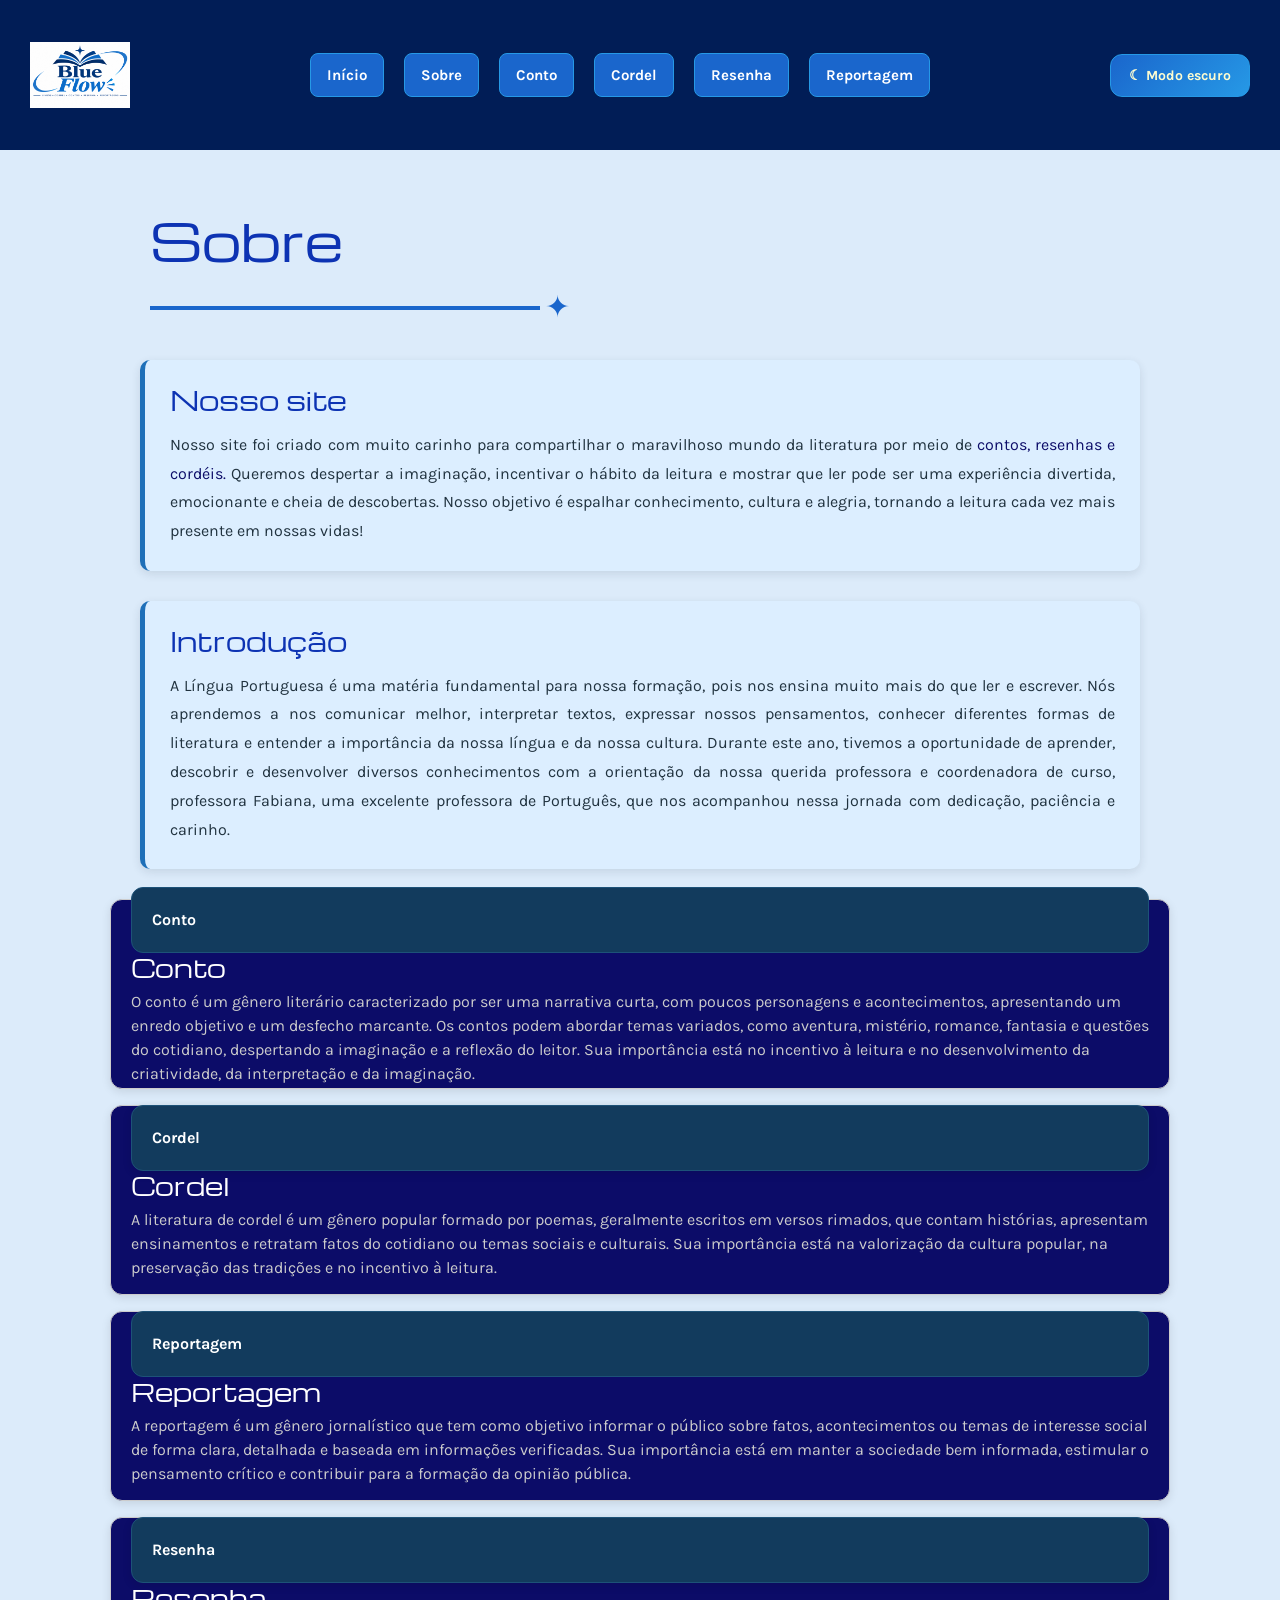
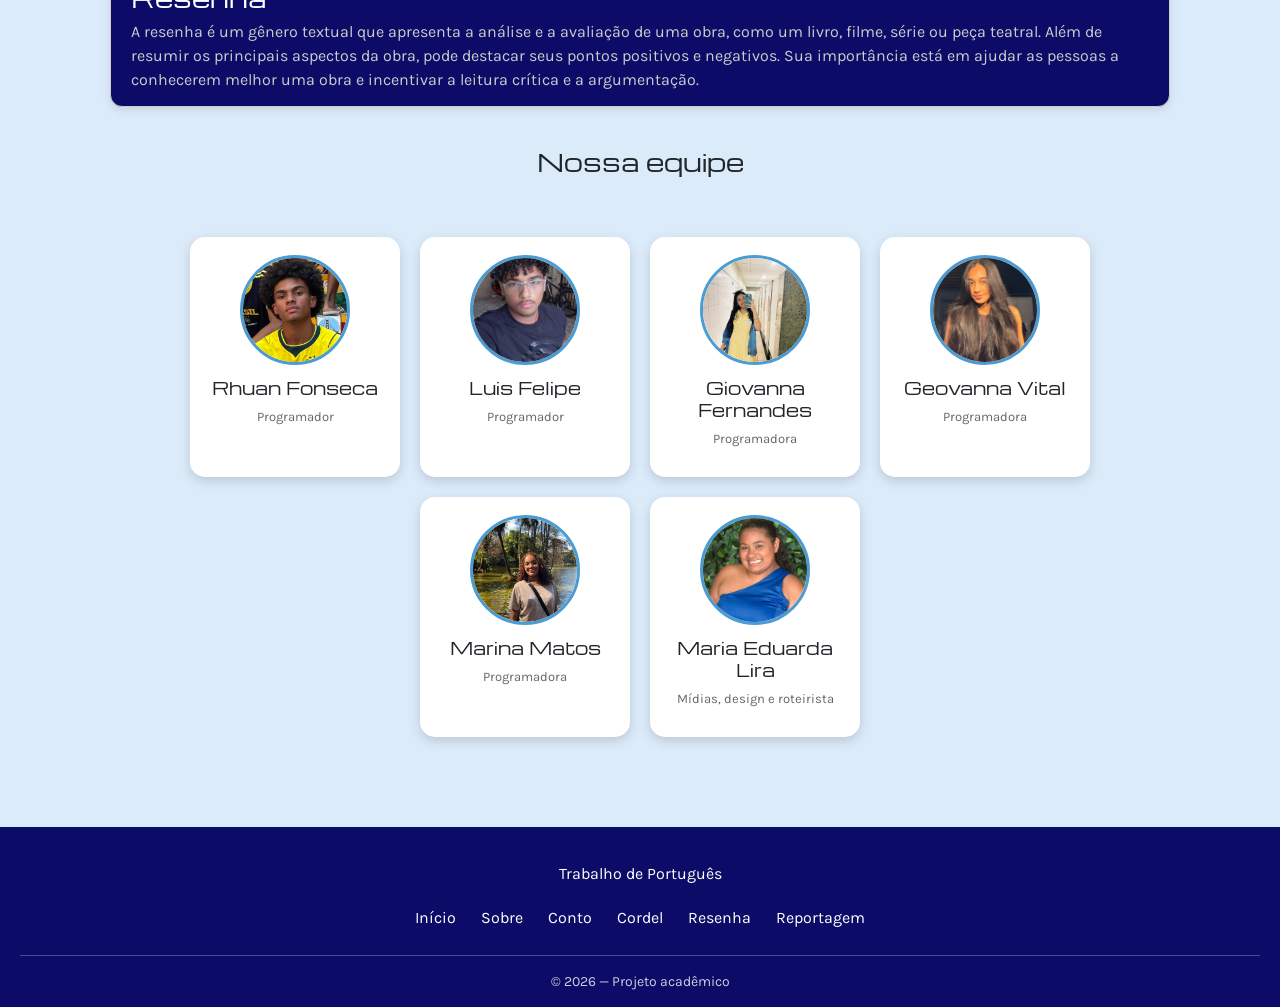
<file: sobre.html>
<!DOCTYPE html>
<html lang="pt-BR">
<head>
    <meta charset="UTF-8">
    <meta name="viewport" content="width=device-width, initial-scale=1.0">
    <title>Sobre</title>
     <link href="https://cdn.jsdelivr.net/npm/bootstrap@5.3.8/dist/css/bootstrap.min.css" rel="stylesheet"
     integrity="sha384-sRIl4kxILFvY47J16cr9ZwB07vP4J8+LH7qKQnuqkuIAvNWLzeN8tE5YBujZqJLB"
      crossorigin="anonymous">
     <script src="https://cdn.jsdelivr.net/npm/bootstrap@5.3.8/dist/js/bootstrap.bundle.min.js" 
     integrity="sha384-FKyoEForCGlyvwx9Hj09JcYn3nv7wiPVlz7YYwJrWVcXK/BmnVDxM+D2scQbITxI"
     crossorigin="anonymous"></script>
     <link rel="icon" type="image/png" href="logo.jpeg">
    <script src="script.js" defer></script>
    <link rel="stylesheet" href="style.css">
</head>
<body>
     <header class="header">
  <img class="logo.menu" src="logo.jpeg" alt="Logo do site">
    <nav class="menu-links" aria-label="Menu principal">
        <a href="index.html">Início</a>
        <a href="sobre.html">Sobre</a>
        <a href="conto.html">Conto</a>
        <a href="cordel.html">Cordel</a>
        <a href="resenha.html">Resenha</a>
        <a href="reportagem.html">Reportagem</a>
    </nav>
</header>
<main>
<div class="titulo-conto">

    <div class="texto-conto">
        <h1>Sobre</h1>

        <div class="detalhe-titulo">
            <span></span>
            <span class="estrela">✦</span>
        </div>

    </div>

</div>
<section class="texto-sobre">
      <h2>Nosso site</h2>
    <p>
        Nosso site foi criado com muito carinho para compartilhar
        o maravilhoso mundo da literatura por meio de
        <span class="destaque">contos, resenhas e cordéis.</span>
        Queremos despertar a imaginação, incentivar o hábito
        da leitura e mostrar que ler pode ser uma experiência
        divertida, emocionante e cheia de descobertas.
        Nosso objetivo é espalhar conhecimento, cultura e alegria,
        tornando a leitura cada vez mais presente em nossas vidas!
    </p>
</section>
       
   <section class="texto-sobre">
        <h2>Introdução</h2>
        
        <p>
            A Língua Portuguesa é uma matéria fundamental para nossa formação, pois nos ensina muito mais do que ler e escrever. 
            Nós aprendemos a nos comunicar melhor, interpretar textos, expressar nossos pensamentos, 
            conhecer diferentes formas de literatura e entender a importância da nossa língua e da nossa cultura.
            Durante este ano, tivemos a oportunidade de aprender, descobrir e desenvolver diversos conhecimentos com a orientação
            da nossa querida professora e coordenadora de curso, professora Fabiana, uma excelente professora de Português, que nos 
            acompanhou nessa jornada com dedicação, paciência e carinho.
         </p>
   </section>


    <div class="row g-3">

    <div class="col-12">
    <div class="card">
        <a href="conto.html" class="card-link">Conto</a>
        <h2>Conto</h2>
        
        <p>
            O conto é um gênero literário caracterizado por ser uma narrativa curta,
            com poucos personagens e acontecimentos, apresentando um enredo objetivo
            e um desfecho marcante. Os contos podem abordar temas variados, como
            aventura, mistério, romance, fantasia e questões do cotidiano,
            despertando a imaginação e a reflexão do leitor.

            Sua importância está no incentivo à leitura e no desenvolvimento
            da criatividade, da interpretação e da imaginação.
        </p>
       </div>
       </div>

       <div class="col-12">
      <div class="card">
        <a href="cordel.html" class="card card-link">Cordel</a>
        <h2>Cordel</h2>
        <p>
            A literatura de cordel é um gênero popular formado por poemas,
            geralmente escritos em versos rimados, que contam histórias,
            apresentam ensinamentos e retratam fatos do cotidiano ou temas
            sociais e culturais.

            Sua importância está na valorização da cultura popular,
            na preservação das tradições e no incentivo à leitura.
        </p>

    </div>
    </div>

    <div class="col-12">
    <div class="card">
       <a href="reportagem.html" class="card-link">Reportagem</a>
        <h2>Reportagem</h2>
        <p>
            A reportagem é um gênero jornalístico que tem como objetivo
            informar o público sobre fatos, acontecimentos ou temas de
            interesse social de forma clara, detalhada e baseada em
            informações verificadas.

            Sua importância está em manter a sociedade bem informada,
            estimular o pensamento crítico e contribuir para a formação
            da opinião pública.
        </p>
    </div>
    </div>

    <div class="col-12">
    <div class="card">
        <a href="resenha.html" class="card card-link">Resenha</a>
        <h2>Resenha</h2>
        <p>
            A resenha é um gênero textual que apresenta a análise e a
            avaliação de uma obra, como um livro, filme, série ou peça teatral.
            Além de resumir os principais aspectos da obra, pode destacar
            seus pontos positivos e negativos.

            Sua importância está em ajudar as pessoas a conhecerem melhor
            uma obra e incentivar a leitura crítica e a argumentação.
        </p>
    </div>
    </div>
       


    <h2 class="titulo-equipe">Nossa equipe</h2>

    <div class="equipe">

        <div class="fotoperfil">
            <img src="foto-Rhuan.jpeg" alt="Rhuan Fonseca">
            <h3>Rhuan Fonseca</h3>
            <p>Programador</p>
        </div>

        <div class="fotoperfil">
            <img src="foto-Luis.jpeg" alt="Luis Felipe">
            <h3>Luis Felipe</h3>
            <p>Programador</p>
        </div>

        <div class="fotoperfil">
            <img src="foto-Giovanna.jpeg" alt="Giovanna Fernandes">
            <h3>Giovanna Fernandes</h3>
            <p>Programadora</p>
        </div>

        <div class="fotoperfil">
            <img src="foto-Geovanna.jpeg" alt="Geovanna Vital">
            <h3>Geovanna Vital</h3>
            <p>Programadora</p>
        </div>

        <div class="fotoperfil">
            <img src="foto-Marina.jpeg" alt="Marina Matos">
            <h3>Marina Matos</h3>
            <p>Programadora</p>
        </div>

        <div class="fotoperfil">
            <img src="foto-MariaEduarda.jpeg" alt="Maria Eduarda Lira">
            <h3>Maria Eduarda Lira</h3>
            <p>Mídias, design e roteirista</p>
        </div>

    </div>

</main>

 <footer class="rodape">
    <div class="rodape-conteudo">
        <div class="rodape-projeto"></div>
        <p>Trabalho de Português</p>
    </div>

    <nav class="rodape-links">
        <a href="index.html">Início</a>
        <a href="sobre.html">Sobre</a>
        <a href="conto.html">Conto</a>
        <a href="cordel.html">Cordel</a>
        <a href="resenha.html">Resenha</a>
        <a href="reportagem.html">Reportagem</a>
    </nav>

    <div class="rodape-final">
        <p>© 2026 — Projeto acadêmico</p>
    </div>
</footer>
</body>
</html>
</file>
<file: style.css>
/*#FFFDD0
  #2699e6
  #1a66cc
  #0d33b3
   #20323F;*/


/*geral ======================================================================================================*/
/* ===== RESPONSIVIDADE PARA CELULARES ===== */
@import url('https://fonts.googleapis.com/css2?family=Karla:ital,wght@0,200..800;1,200..800&display=swap'); /*fonte dos textos*/

@import url('https://fonts.googleapis.com/css2?family=Michroma&display=swap');/*fonte do titulo*/

:root {

    /* FAMÍLIAS DAS FONTES */
    --fonte-texto: 'Karla', sans-serif;
    --fonte-titulo: 'Michroma', sans-serif;

    /* TAMANHOS DAS FONTES */
    --tamanho-texto: 1rem;
    --tamanho-subtitulo: 1.5rem;
    --tamanho-titulo: 2rem;

    /* PESOS DAS FONTES */
    --peso-texto: 400;
    --peso-subtitulo: 400;
    --peso-titulo: 400;
}

/* BOTÃO SAIBA MAIS NA IMAGEM */

.hero .btn-saiba-mais {
    position: absolute;
    top: 50%;
    left: 50%;
    transform: translate(-50%, -50%);
    background-color: #1a66cc;
    color: white;
    text-decoration: none;
    padding: 12px 30px;
    border-radius: 8px;
    font-size: 18px;
    font-weight: bold;
    transition: 0.3s;
    z-index: 10;
}

.hero .btn-saiba-mais:hover {
    background-color: #0d33b3;
}

/* TEXTOS */
body {
    font-family: var(--fonte-texto);
    font-size: var(--tamanho-texto);
    font-weight: var(--peso-texto);
}

/* TÍTULOS PRINCIPAIS */
h1 {
    font-family: var(--fonte-titulo);
    font-size: var(--tamanho-titulo);
    font-weight: var(--peso-titulo);
}

/* SUBTÍTULOS */
h2, h3 {
    font-family: var(--fonte-titulo);
    font-size: var(--tamanho-subtitulo);
    font-weight: var(--peso-subtitulo);
}

/* ===== BOTÕES DO MENU PRINCIPAL ===== */

header .menu-links a {
    display: inline-block;
    background-color: #1a66cc;
    color: white !important;
    text-decoration: none;

    padding: 10px 16px;
    border-radius: 8px;

    font-size: 15px;
    font-weight: bold;
    border: 1px solid #2699e6;

    transition: all 0.3s ease;
}

/* EFEITO AO PASSAR O MOUSE */

header .menu-links a:hover {
    background-color: #2699e6;
    border-color: white;
    transform: translateY(-3px);
    box-shadow: 0 4px 12px rgba(38, 153, 230, 0.4);
}

@media (max-width: 600px) {

    /* MENU */
    header {
        flex-direction: column;
        gap: 15px;
        padding: 15px 10px;
    }

    header img {
        width: 75px !important;
        height: 75px !important;
    }

    .menu-links {
        display: flex;
        flex-wrap: wrap;
        justify-content: center;
        gap: 12px;
        width: 100%;
    }

    .menu-links a {
        font-size: 14px;
    }

    /* CONTEÚDO */
    main {
        width: 100%;
        margin: 20px auto;
        padding: 15px;
    }

    /* RODAPÉ */
    .rodape {
        padding: 20px 10px;
    }

    .rodape-links {
        flex-wrap: wrap;
        justify-content: center;
        gap: 12px;
    }

    .rodape-links a {
        font-size: 13px;
    }
}
body.tema-escuro #texto1,
body.tema-escuro #texto2,
body.tema-escuro #conto,
body.tema-escuro .conto-card {
    background-color: #162b45;
    color: #eaf4ff;
    border-color: #2699e6;
}

body.tema-escuro #texto1 h2,
body.tema-escuro #texto1 p,
body.tema-escuro #texto2 h2,
body.tema-escuro #texto2 p,
body.tema-escuro #conto h2,
body.tema-escuro #conto p,
body.tema-escuro .conto-card h3,
body.tema-escuro .conto-card h4,
body.tema-escuro .conto-card h6 {
    color: #eaf4ff;
}

body.tema-escuro .conto-card a {
    color: #70c5ff;
}

html,
body {
    background-color: #DCEBFA !important;
    min-height: 100%;
}

body.tema-escuro {
    background-color: #0b1729 !important;
}
body:not(.tema-escuro) main {
    background-color: #DCEBFA !important;
}

/* =====================================
   BARRAS DE PESQUISA
===================================== */

.pesquisa-conteudo {
    width: 90%;
    max-width: 700px;
    margin: 30px auto;
    display: flex;
    flex-direction: column;
    gap: 10px;
}

.pesquisa-conteudo label {
    font-weight: bold;
    color: #1a66cc;
}

.pesquisa-conteudo input {
    width: 100%;
    padding: 12px 16px;
    border: 2px solid #2699e6;
    border-radius: 12px;
    font-size: 16px;
    outline: none;
    transition: 0.3s;
}

.pesquisa-conteudo input:focus {
    border-color: #0d33b3;
    box-shadow: 0 0 6px rgba(38, 153, 230, 0.3);
}

.pesquisa-conteudo input::placeholder {
    color: #777;
}

.pesquisa-conteudo p {
    color: #1a66cc;
    font-weight: bold;
    margin: 0;
    min-height: 20px;
}

/* MODO ESCURO */

body.tema-escuro .pesquisa-conteudo label,
body.tema-escuro .pesquisa-conteudo p {
    color: #70c5ff;
}

body.tema-escuro .pesquisa-conteudo input {
    background-color: #162b45;
    color: #eaf4ff;
    border-color: #2699e6;
}

/* index------------------------------------------------------------------------------------------------------------------*/



.imagem-home {
    width: 100%;
    padding: 40px 20px;
    display: flex;
    justify-content: center;
    box-sizing: border-box;
}

.imagem-home figure {
    width: 100%;
    max-width: 750px;
    margin: 0;
    padding: 8px;
    background: #20323F;
    border: 1px solid #1E6FB8;
    border-radius: 0;
    box-shadow: 0 0 20px rgba(30, 111, 184, 0.2);
    box-sizing: border-box;
}

.imagem-home figure img {
    display: block;
    width: 100% !important;
    max-width: none;
    height: auto;
    margin: 0;
    border-radius: 0;
}

.imagem-home img {
    display: block;
    width: 100%;
    height: auto;
    border-radius: 0;
}

.imagem-home figcaption {
    color: #DFF3E1;
    font-size: 16px;
    text-align: center;
    padding: 10px 4px 2px;
    line-height: 1.6;
}

/* BANNER DA PÁGINA INICIAL */

.hero {
    width: 100%;
    height: 350px;
    overflow: hidden;
    margin: 0;
    padding: 0;
    position: relative;
}

.hero img {
    display: block;
    width: 100%;
    height: 100%;
    object-fit: cover;
    object-position: center;
}
header {
    background-color: #011D56;
    padding: 25px 30px;
    min-height: 120px;

    display: flex;
    align-items: center;
    justify-content: space-between;
}

header img.logo.menu {
    width: 90px;
    height: 70px;
    object-fit: contain;
    flex-shrink: 0;
    }

header nav {
    display: flex;
    align-items: center;
    justify-content: center;
    gap: 25px;
}

.destaque{
    color: rgb(12, 12, 104)
}
/*logo aqui*/

main{
    max-width: 1100px;
    margin: 40px auto;
    padding: 20px;
}

.produções h2{
    font-size: 28px;
    margin-bottom: 10px;
}

.produções p{
    margin-bottom: 25px;
}
.cordéis 
{
   align-items: center;

}

/* RODAPÉ */

.rodape {
    background-color: rgb(12, 12, 104);
    padding: 35px 20px 15px;
    text-align: center;
    color: white;
    margin-top: 50px;
}

.rodape p {
    margin-bottom: 15px;
    font-size: 16px;
}

.rodape a {
    color: white;
    text-decoration: none;
    transition: color 0.3s ease;
}

.rodape-links {
    display: flex;
    justify-content: center;
    align-items: center;
    flex-wrap: wrap;
    gap: 25px;
    margin: 20px 0;
}

.rodape-links a:hover {
    color: #2699e6;
}

.rodape-final {
    border-top: 1px solid rgba(255, 255, 255, 0.25);
    margin-top: 25px;
    padding-top: 15px;
}

.rodape-final p {
    font-size: 14px;
    margin: 0;
    opacity: 0.8;
}

/* CELULAR */

@media (max-width: 600px) {
    .rodape {
        padding: 25px 15px 15px;
    }

    .rodape-links {
        gap: 15px;
    }
}

.menu-links {
    display: flex;
    justify-content: center;
    gap: 20px;
    color: white;
}

.trabalhos {
    display: grid;
    grid-template-columns: repeat(4, 1fr);
    gap: 20px;
    margin: 30px 0;
}

.card {
    background-color: rgb(12, 12, 104);
    color: white;
    padding: 25px 20px;
    border-radius: 12px;
    border: 1px solid #ccc;

    height: 190px;
    box-sizing: border-box;

    display: flex;
    flex-direction: column;
    justify-content: center;

    box-shadow: 0 3px 10px rgba(0, 0, 0, 0.1);

    transition: transform 0.3s ease, box-shadow 0.3s ease;
}

.card:hover {
    transform: scale(1.06);
    box-shadow: 0 8px 20px rgba(0, 0, 0, 0.2);
}

.card h3 {
    color: white;
    margin-bottom: 12px;
}

.card p {
    color: #ccc;
    margin-bottom: 15px;
}

.card a {
    color: #cdcdf1;
    text-decoration: none;
    font-weight: bold;
}

.card a:hover {
    text-decoration: underline;
}

@media (max-width: 800px) {
    .trabalhos {
        grid-template-columns: repeat(2, 1fr);
    }
}

@media (max-width: 450px) {
    .trabalhos {
        grid-template-columns: 1fr;
    }
}

header img {
    width: 100px !important;
    height: 100px !important;
    max-width: 100px !important;
    max-height: 100px !important;
    object-fit: contain !important;
}
/* AJUSTE DOS CARDS DE TRABALHOS */

.trabalhos .card {
    height: auto;
    min-height: 190px;
}

.trabalhos .card h3 {
    font-size: 1.3rem;
    line-height: 1.4;
}

.trabalhos .card p {
    line-height: 1.5;
}
.qr-code {
    text-align: center;
    margin: 30px auto;
}

.qr-code h3 {
    font-size: 22px;
    font-weight: bold;
    margin-bottom: 15px;
}

.qr-code img {
    width: 140px;
    height: 140px;
    object-fit: contain;
}

.qr-code p {
    margin-top: 10px;
    font-size: 15px;
}
/*sobre-------------------------------------------------------------------------------------------------------------------*/
/*foto de perfil*/

/* Área da equipe */
.titulo-equipe {
    text-align: center;
    margin: 40px 0 25px;
}

/* Organização dos cards */
.equipe {
    display: flex;
    flex-wrap: wrap;
    justify-content: center;
    gap: 20px;
    padding: 20px;
}

/* Card individual */
.fotoperfil {
    width: 210px;
    min-height: 240px;
    padding: 18px 12px;
    box-sizing: border-box;
    background-color: white;
    border-radius: 15px;
    box-shadow: 0 4px 12px rgba(0, 0, 0, 0.15);
    text-align: center;
    transition: transform 0.3s;
}

/* Efeito ao passar o mouse */
.fotoperfil:hover {
    transform: translateY(-5px);
}

/* Fotos padronizadas */
.fotoperfil img {
    width: 110px;
    height: 110px;
    border-radius: 50%;
    object-fit: cover;
    object-position: center;
    border: 3px solid #4b9cd3;
}

/* Nome */
.fotoperfil h3 {
    font-size: 17px;
    margin-top: 12px;
    line-height: 1.3;
    overflow-wrap: break-word;
    white-space: normal;
    max-width: 100%;
}

/* Função */
.fotoperfil p {
    font-size: 13px;
    color: #666;
    margin-bottom: 0;
}

/* Celulares */
@media (max-width: 600px) {
    .equipe {
        gap: 12px;
        padding: 10px;
    }

    .fotoperfil {
        width: 155px;
        min-height: 220px;
    }

    .fotoperfil img {
        width: 95px;
        height: 95px;
    }
    .fotoperfil h3 {
    font-size: 15px;
}
}

/* CARDS CLICÁVEIS */

.card-link {
    display: block;
    text-decoration: none;
    background-color: #123b5d !important;
    color: #ffffff !important;
    cursor: pointer;
    border: 1px solid #1d5278;
    border-radius: 12px;
    padding: 20px;
    transition: transform 0.3s ease, box-shadow 0.3s ease;
}

/* TÍTULOS DOS CARDS */

.card-link h2 {
    color: #ffffff !important;
    font-weight: bold;
}

/* TEXTOS DOS RESUMOS */

.card-link p {
    color: #ffffff !important;
    line-height: 1.6;
}

/* EFEITO AO PASSAR O MOUSE */

.card-link:hover {
    background-color: #174c70 !important;
    transform: translateY(-5px);
    box-shadow: 0 8px 20px rgba(0, 0, 0, 0.25);
}
/* ===== SOBRE - CELULAR ===== */

@media (max-width: 600px) {

    main h1 {
        font-size: 25px;
        line-height: 1.3;
    }

    main p {
        font-size: 16px;
        line-height: 1.7;
        text-align: left;
    }

    main .card {
        width: 100%;
        height: auto;
        min-height: 0;
        padding: 20px;
    }

    main .card h2 {
        font-size: 22px;
    }

    main .card p {
        font-size: 15px;
    }
}

.texto-sobre {
    max-width: 1000px;
    margin: 30px auto;
    padding: 25px;
    background:  #DCEEFF;
    border-left: 5px solid #1E6FB8;
    border-radius: 10px;
    box-shadow: 0 3px 10px rgba(32, 50, 63, 0.12);
}

.texto-sobre h2 {
    color: #0d33b3;
    margin-bottom: 15px;
    font-size: 1.6rem;
}

.texto-sobre p {
    color: #20323F;
    line-height: 1.8;
    text-align: justify;
    margin: 0;
}
/*conto-------------------------------------------------------------------------------------------------------------------*/
/* FOTO DO LIVRO */

/* TÍTULO DOS CONTOS */

.titulo-conto {
    display: flex;
    align-items: center;
    justify-content: space-between;
    width: 100%;
    padding: 0 40px;
    box-sizing: border-box;
    color: #0d33b3;
}

.texto-conto {
    display: flex;
    flex-direction: column;
    gap: 10px;
}

.texto-conto h1 {
    margin: 0;
    font-size: 50px;
}

.texto-conto p {
    margin: 0;
    color: #000000;
}

/* DETALHE DO TÍTULO */

.titulo-conto .detalhe-titulo {
    display: flex;
    align-items: center;
    width: 420px;
    margin-top: 5px;
}

.titulo-conto .detalhe-titulo span:first-child {
    width: 100%;
    height: 4px;
    background-color: #1a66cc;
}

.titulo-conto .detalhe-titulo .estrela {
    color: #1a66cc;
    font-size: 30px;
    margin-left: 5px;
}

/* CELULAR */

@media (max-width: 600px) {
    .titulo-conto {
        padding: 0 10px;
    }

    .texto-conto {
        width: 100%;
    }

    .texto-conto h1 {
        font-size: 32px;
    }

    .titulo-conto .detalhe-titulo {
        max-width: 250px;
    }
}

.conto-item {
    display: flex;
    flex-direction: row;
    align-items: center;
    justify-content: center;
    gap: 40px;
    width: 100%;
    max-width: 1000px;
    margin: 40px auto;
    padding: 20px;
    box-sizing: border-box;
}

.imagem-livro {
    flex: 0 0 240px;
    padding: 12px;
    border: 3px solid #1a66cc;
    border-radius: 12px;
    box-shadow: 0 5px 18px rgba(0, 0, 0, 0.15);
    text-align: center;
}

.imagem-livro img {
    display: block;
    width: 100%;
    max-width: 100%;
    height: auto;
    border: none;
    padding: 0;
    border-radius: 5px;
}

.imagem-livro figcaption {
    margin-top: 12px;
    font-size: 14px;
    text-align: center;
    color: #555;
    font-style: italic;
}

.informacoes-livro {
    flex: 1;
    min-width: 0;
}

.informacoes-livro h2 {
    color: #0d33b3;
    font-size: 25px;
    font-weight: bold;
    margin-bottom: 12px;
}

.informacoes-livro p {
    color: #26394d;
    line-height: 1.8;
    text-align: justify;
    margin-bottom: 25px;
}
/* SEÇÃO DOS CONTOS */

#conto {
    background: linear-gradient(135deg, #0d33b3, #174c70);
    padding: 30px;
    border-radius: 15px;
    margin: 30px auto;
}


/* TÍTULO */

#conto h2 {
    color: white;
    text-align: center;
    font-size: 30px;
    font-weight: bold;
    margin-bottom: 15px;
}

#conto p {
    color: white;
    text-align: center;
    font-size: 17px;
}

/* CARDS */
/* CARDS MODERNOS */
/* GRADE DOS CONTOS */

#conto .lista-contos {
    display: grid;
    grid-template-columns: repeat(2, minmax(0, 1fr));
    gap: 20px;
    margin-top: 25px;
}
#conto .conto-card {
    background: linear-gradient(145deg, #10283f, #07182b);
    border: 1px solid #2699e6;
    border-radius: 18px;
    padding: 28px;
    margin: 20px 0;
    text-align: left;
    box-shadow: 0 5px 18px rgba(0, 0, 0, 0.25);
    transition: transform 0.3s ease, box-shadow 0.3s ease;
    position: relative;
    overflow: hidden;
}

#conto .conto-card:hover {
    transform: translateY(-7px);
    box-shadow: 0 10px 25px rgba(38, 153, 230, 0.3);
}

#conto .numero-conto {
    display: inline-block;
    color: #70c5ff;
    font-size: 12px;
    font-weight: bold;
    letter-spacing: 2px;
    margin-bottom: 15px;
}

#conto .conto-card h3 {
    color: white;
    font-size: 23px;
    font-weight: bold;
    margin-bottom: 10px;
}

#conto .conto-card p {
    color: #c5d9eb;
    font-size: 16px;
    text-align: left;
    margin-bottom: 22px;
}

/* BOTÃO */

#conto .conto-card a {
    display: inline-block;
    background: linear-gradient(90deg, #2699e6, #1a66cc);
    color: white;
    text-decoration: none;
    padding: 11px 25px;
    border-radius: 8px;
    font-weight: bold;
    transition: 0.3s ease;
}

#conto .conto-card a:hover {
    background: #70c5ff;
    color: #07182b;
    transform: scale(1.04);
}

/* TEXTOS EXPLICATIVOS */

#texto1, #texto2 {
    background-color: #f2f8ff;
    border-left: 5px solid #2699e6;
    border-radius: 12px;
    padding: 30px;
    margin: 35px auto;
    max-width: 1100px;
    box-shadow: 0 3px 12px rgba(13, 51, 179, 0.08);
}

#texto1 h2, #texto2 h2 {
    color: #0d33b3;
    margin-bottom: 18px;
    font-weight: bold;
}

#texto1 p, #texto2 p {
    color: #26394d;
    line-height: 1.8;
    text-align: justify;
    font-size: 16px;
}

/* CELULAR */

@media (max-width: 600px) {

    .conto-item img {
        max-width: 260px;
    }

    .conto-item {
        margin: 20px auto;
        padding: 5px;
    }

    #conto {
        padding: 20px 15px;
        margin: 20px 10px;
    }

    #conto .conto-card {
        padding: 20px 15px;
    }

    #conto h2 {
        font-size: 25px;
    }
    #conto .lista-contos {
    grid-template-columns: 1fr;
}
}
/* ===== RESPONSIVIDADE DA PÁGINA DE CONTOS ===== */

@media (max-width: 700px) {

    .conto-item {
        display: flex;
        flex-direction: column;
        align-items: center;
        width: 100%;
        max-width: 100%;
        box-sizing: border-box;
        gap: 25px;
        padding: 20px 15px;
    }

    .imagem-livro {
        width: 100%;
        max-width: 380px;
        margin: 0 auto;
        box-sizing: border-box;
    }

    .imagem-livro img {
        display: block;
        width: 100%;
        max-width: 100%;
        height: auto;
    }

    .imagem-livro figcaption {
        text-align: center;
        overflow-wrap: break-word;
    }

    .informacoes-livro {
        width: 100%;
        max-width: 100%;
        min-width: 0;
        box-sizing: border-box;
    }

    .informacoes-livro h2 {
        font-size: 28px;
        line-height: 1.3;
    }

    .informacoes-livro p {
        font-size: 16px;
        line-height: 1.7;
        text-align: justify;
        overflow-wrap: break-word;
    }
}
/*cordel------------------------------------------------------------------------------------------------------------------*/
.link-cordel{
    color: white;
    display: block;
    margin-top: 8px;
}


/*resenha-----------------------------------------------------------------------------------------------------------------*/


.titulo-resenha {
    display: flex;
    align-items: center;
    justify-content:space-between;
    width: 100%;
    padding: 0 40px;
    box-sizing:border-box;
    color:  #0d33b3;
}

.texto-resenha {
    display: flex;
    flex-direction: column;
    gap: 10px;
}

.texto-resenha h1 {
    margin: 0;
    font-size: 50px;
}

.texto-resenha p {
    margin: 0;
    color:#000000
}

.titulo-resenha img {
    width: 400px;
    height: auto;
    object-fit: contain;
}


/*detalhe do titulo da resenha*/
.detalhe-titulo {
    display: flex;
    align-items: center;
    width: 220px;
    margin-top: 5px;
}

.detalhe-titulo span:first-child {
    width: 100%;
    height: 3px;
    background-color: #1a66cc;
}

.detalhe-titulo .estrela {
    color: #1a66cc;
    font-size: 30px;
    margin-left: 5px;
}



/*conteudo da resenha*/

.conteudo-resenha {
    border-left: 4px solid #2699e6;
    padding-left: 20px;
    margin: 30px 40px;
}

.conteudo-resenhas {
    background-color: #f7f4ef;
    padding: 20px 5%;
}

.conteudo-resenha h4 {
    font-family: Georgia, serif;
    color:  #0d33b3;
    font-size: 28px;
    margin-bottom: 12px;
}

.conteudo-resenha p {
    font-size: 17px;
    color: #000000;
    line-height: 1.6;
    margin-bottom: 12px;
}

.conteudo-resenha strong {
    font-weight: bold;
    color: #1a66cc;
    text-decoration: underline;
    text-decoration-color: #1a66cc;
    text-decoration-thickness: 2px;
    text-underline-offset: 8px;
}


.lista-resenhas {

    width: 90%;
    min-height: 130px;
    margin: 0 auto;
    display: flex;
    align-items: center;
    border-radius: 35px;
    overflow: hidden;
}

.card-resenha {
    width: 90%;
    min-height: 150px;
    margin: 0 auto 25px;
    display: flex;
    align-items: center;
    gap: 20px;
    background: linear-gradient(90deg, #2699e6, #1a66cc);
    color: white;
    border: 1px solid #2699e6;
    border-radius: 30px;
    padding: 20px;
    overflow: hidden;
    box-shadow: 0 3px 10px rgba(16, 43, 84, 0.08);
}
.card-resenha img {
    width: 90px;
    height: 130px;
    object-fit: cover;
    border-radius: 8px;
}



.info-resenha p {
    font-size: 14px;
}

.info-resenha a {
    display: inline-block;
    margin-top: 12px;
    color: #245b91;
    text-decoration: none;
    font-weight: bold;
}

.card-resenha:hover {
    transform: scale(1.06);
    box-shadow: 0 8px 20px #bdb9b9;
}



/* Celulares */
@media (max-width: 650px) {
    .lista-resenhas {
        grid-template-columns: 1fr;
    }
}

/* Seção de curiosidades */
.curiosidades {
    max-width: 1000px;
    margin: 60px auto;
    padding: 30px;
}

.curiosidades h2 {
    color: #0d33b3;
    font-size: 30px;
    margin-bottom: 10px;
}

.curiosidades p {
    color: #555;
    margin-bottom: 25px;
}

/* Itens do accordion */
.curiosidades .accordion-item {
    border: 1px solid #1a66cc;;
    border-radius: 12px !important;
    margin-bottom: 15px;
    overflow: hidden;
}

/* Botões */
.curiosidades .accordion-button {
    background-color: #e5f4ff;
    color: #1a66cc;
    font-weight: bold;
    padding: 18px;
    box-shadow: none;
}

/* Quando estiver aberto */
.curiosidades .accordion-button:not(.collapsed) {
    background: linear-gradient(
        90deg,
        #2699e6,
        #1a66cc
    );
    color: white;
}

/* Conteúdo */
.curiosidades .accordion-body p {
    background-color: #ffffff;
    color: #333;
    padding: 0px;
    line-height: 1.7;
    margin-bottom: 20px;
}

.curiosidades .frases-livros strong {
    color: #1a66cc;
    text-decoration: underline;
    text-decoration-color: #1a66cc;
    text-decoration-thickness: 2px;
    text-underline-offset: 8px;
    padding: 8px;
}

.curiosidades .accordion-body strong {
    color: #1a66cc;
    text-decoration: underline;
    text-decoration-color: #1a66cc;
    text-decoration-thickness: 2px;
    text-underline-offset: 8px;
}



.curiosidades .accordion-body i {
    color:#000000;
    text-decoration-thickness: 2px;
    text-underline-offset: 8px;
     color: #1a66cc;
    text-decoration: underline;
    text-decoration-color: #1a66cc;
    text-decoration-thickness: 2px;
    text-underline-offset: 8px;
    padding: 8px;
}



/* ===== RESENHA - CELULAR ===== */

@media (max-width: 600px) {

    /* TÍTULO E IMAGEM */
    .titulo-resenha {
        flex-direction: column;
        align-items: center;
        padding: 0 10px;
        gap: 20px;
        text-align: center;
    }

    .texto-resenha {
        width: 100%;
        align-items: center;
    }

    .texto-resenha h1 {
        font-size: 28px;
    }

    .titulo-resenha .imagem-livro {
        width: 100%;
    }

    .titulo-resenha img {
        width: 100%;
        max-width: 300px;
        height: auto;
    }

    .detalhe-titulo {
        max-width: 180px;
    }

    /* TEXTOS EXPLICATIVOS */
    .conteudo-resenha {
        margin: 25px 5px;
        padding-left: 12px;
    }

    .conteudo-resenha h4 {
        font-size: 22px;
    }

    .conteudo-resenha p {
        font-size: 15px;
        line-height: 1.7;
    }

    /* CARDS DOS LIVROS */
    .card-resenha {
        width: 100%;
        min-height: 130px;
        padding: 12px;
        gap: 12px;
        border-radius: 18px;
    }

    .card-resenha img {
        width: 75px;
        height: 105px;
        flex-shrink: 0;
    }

    .info-resenha {
        min-width: 0;
    }

    .info-resenha h3 {
        font-size: 16px;
        overflow-wrap: break-word;
    }

    .info-resenha p {
        font-size: 13px;
    }

    .card-resenha:hover {
        transform: none;
    }
}

/*reportagem-------------------------------------------------------------------------------------------------------------- */
.imagem-reportagem {
    width: 85%;
    max-width: 1000px;
    height: auto;
    display: block;
    margin:  auto;
    border-radius: 20px;
    object-fit: cover;
}
 
.reportagem p {
    font-size: 17px;
    line-height: 1.8;
    color: #000000;
    text-align: justify;
    margin-bottom: 20px;
    padding: 2px;
}
.reportagem p {
    font-size: 17px;
    line-height: 1.8;
    color: #000000;
    text-align: justify;
    border-left: 4px solid #2699e6;
    background-color: #f7f4ef;
    margin: 20px 30px;
    padding: 20px 5%;
}

.titulo-reportagens {
   color: #0d33b3;
   font-size: 32px;
   font-weight: normal;
   text-align: center;
   margin-top: 40px;
   text-decoration: underline;
   text-decoration-color: #2699e6;
   text-decoration-thickness: 2px;
   text-underline-offset: 8px;
   padding: 12px;

}

.bi {
    color:  #2699e6;
    font-size: 25px;
    margin-right: 10px;
    
}

.video-reportagem {
    width: 90%;
    max-width: 1000px;
    height: auto;
    display: block;
    margin: 15px auto;
    border-radius: 15px;
    padding:12px;
}

.titulo-entrevista {
    color: #0d33b3
}



/*reportagem-------------------------------------------------------------------------------------------------------------- */
</file>
